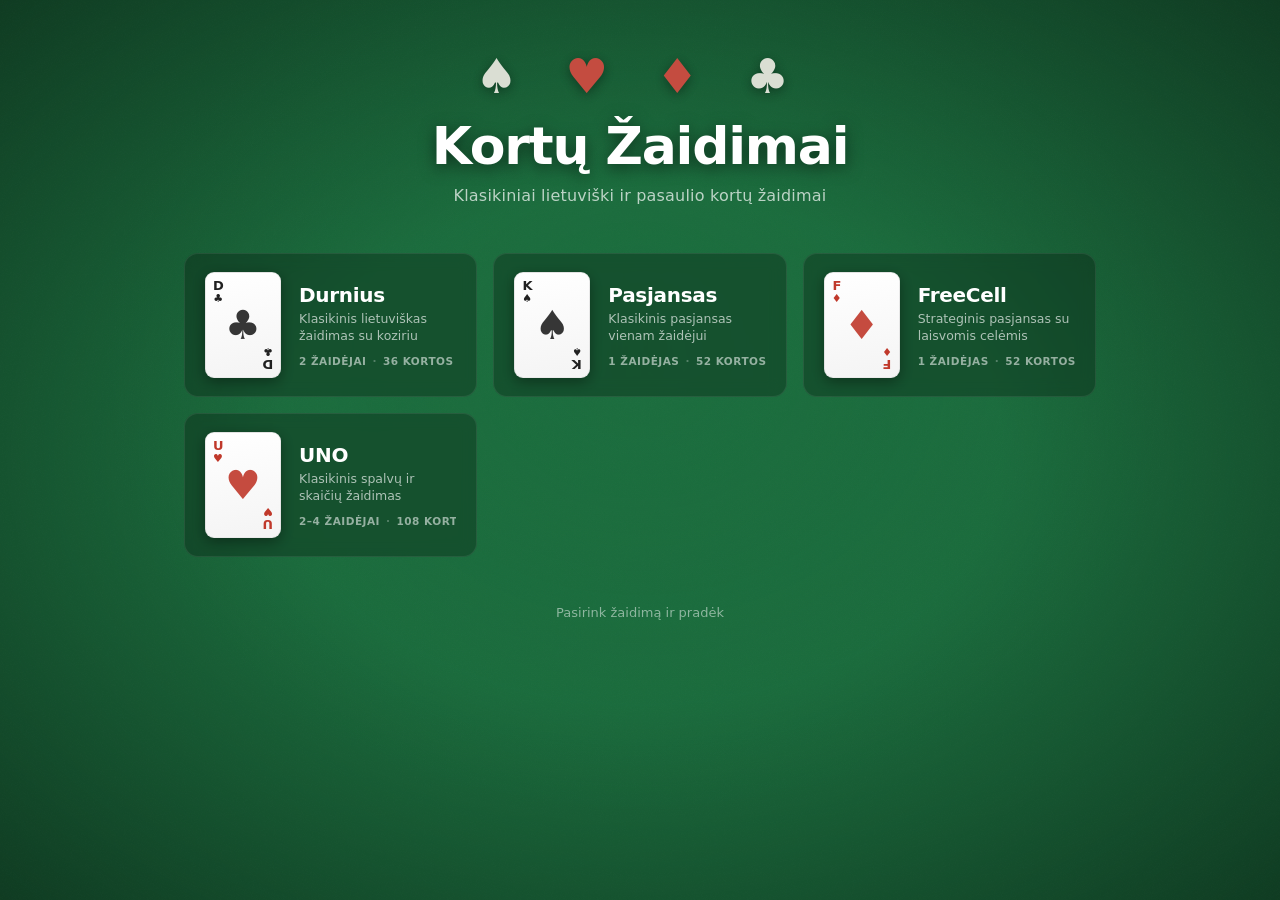
<file: index.html>
<!doctype html>
<html lang="lt">
  <head>
    <meta charset="UTF-8" />
    <meta
      name="viewport"
      content="width=device-width, initial-scale=1.0, maximum-scale=1.0, user-scalable=no"
    />
    <title>Kortų Žaidimai</title>
    <link
      rel="icon"
      href="data:image/svg+xml,<svg xmlns='http://www.w3.org/2000/svg' viewBox='0 0 100 100'><text y='.9em' font-size='90'>♠</text></svg>"
    />
    <link rel="stylesheet" href="shared.css" />
    <link rel="prefetch" href="shared.js" as="script" />
    <link rel="prefetch" href="durnius.html" />
    <link rel="prefetch" href="durnius.js" as="script" />
    <link rel="prefetch" href="klondike.html" />
    <link rel="prefetch" href="klondike.js" as="script" />
    <link rel="prefetch" href="freecell.html" />
    <link rel="prefetch" href="freecell.js" as="script" />
    <link rel="prefetch" href="uno.html" />
    <link rel="prefetch" href="uno.js" as="script" />
    <link rel="prefetch" href="uno.css" as="style" />
  </head>
  <body class="menu-body">
    <canvas id="bg"></canvas>
    <div class="felt"></div>

    <div class="menu-wrap">
      <header class="menu-hero">
        <div class="suits-row">
          <span class="suit-s">♠</span>
          <span class="suit-h">♥</span>
          <span class="suit-d">♦</span>
          <span class="suit-c">♣</span>
        </div>
        <h1>Kortų Žaidimai</h1>
        <p class="tagline">Klasikiniai lietuviški ir pasaulio kortų žaidimai</p>
      </header>

      <section class="games-grid">
        <a class="game-card" href="durnius.html">
          <div class="game-icon icon-card black">
            <span class="corner-tl"><b>D</b><i>♣</i></span>
            <span class="icon-big">♣</span>
            <span class="corner-br"><b>D</b><i>♣</i></span>
          </div>
          <div class="game-info">
            <h2>Durnius</h2>
            <p>Klasikinis lietuviškas žaidimas su koziriu</p>
            <div class="game-meta">
              <span>2 žaidėjai</span>
              <span class="sep">·</span>
              <span>36 kortos</span>
            </div>
          </div>
        </a>

        <a class="game-card" href="klondike.html">
          <div class="game-icon icon-card black">
            <span class="corner-tl"><b>K</b><i>♠</i></span>
            <span class="icon-big">♠</span>
            <span class="corner-br"><b>K</b><i>♠</i></span>
          </div>
          <div class="game-info">
            <h2>Pasjansas</h2>
            <p>Klasikinis pasjansas vienam žaidėjui</p>
            <div class="game-meta">
              <span>1 žaidėjas</span>
              <span class="sep">·</span>
              <span>52 kortos</span>
            </div>
          </div>
        </a>

        <a class="game-card" href="freecell.html">
          <div class="game-icon icon-card red">
            <span class="corner-tl"><b>F</b><i>♦</i></span>
            <span class="icon-big">♦</span>
            <span class="corner-br"><b>F</b><i>♦</i></span>
          </div>
          <div class="game-info">
            <h2>FreeCell</h2>
            <p>Strateginis pasjansas su laisvomis celėmis</p>
            <div class="game-meta">
              <span>1 žaidėjas</span>
              <span class="sep">·</span>
              <span>52 kortos</span>
            </div>
          </div>
        </a>

        <a class="game-card" href="uno.html">
          <div class="game-icon icon-card red">
            <span class="corner-tl"><b>U</b><i>♥</i></span>
            <span class="icon-big">♥</span>
            <span class="corner-br"><b>U</b><i>♥</i></span>
          </div>
          <div class="game-info">
            <h2>UNO</h2>
            <p>Klasikinis spalvų ir skaičių žaidimas</p>
            <div class="game-meta">
              <span>2–4 žaidėjai</span>
              <span class="sep">·</span>
              <span>108 kortos</span>
            </div>
          </div>
        </a>
      </section>

      <footer class="menu-footer">
        <p>Pasirink žaidimą ir pradėk</p>
      </footer>
    </div>
  </body>
</html>
</file>
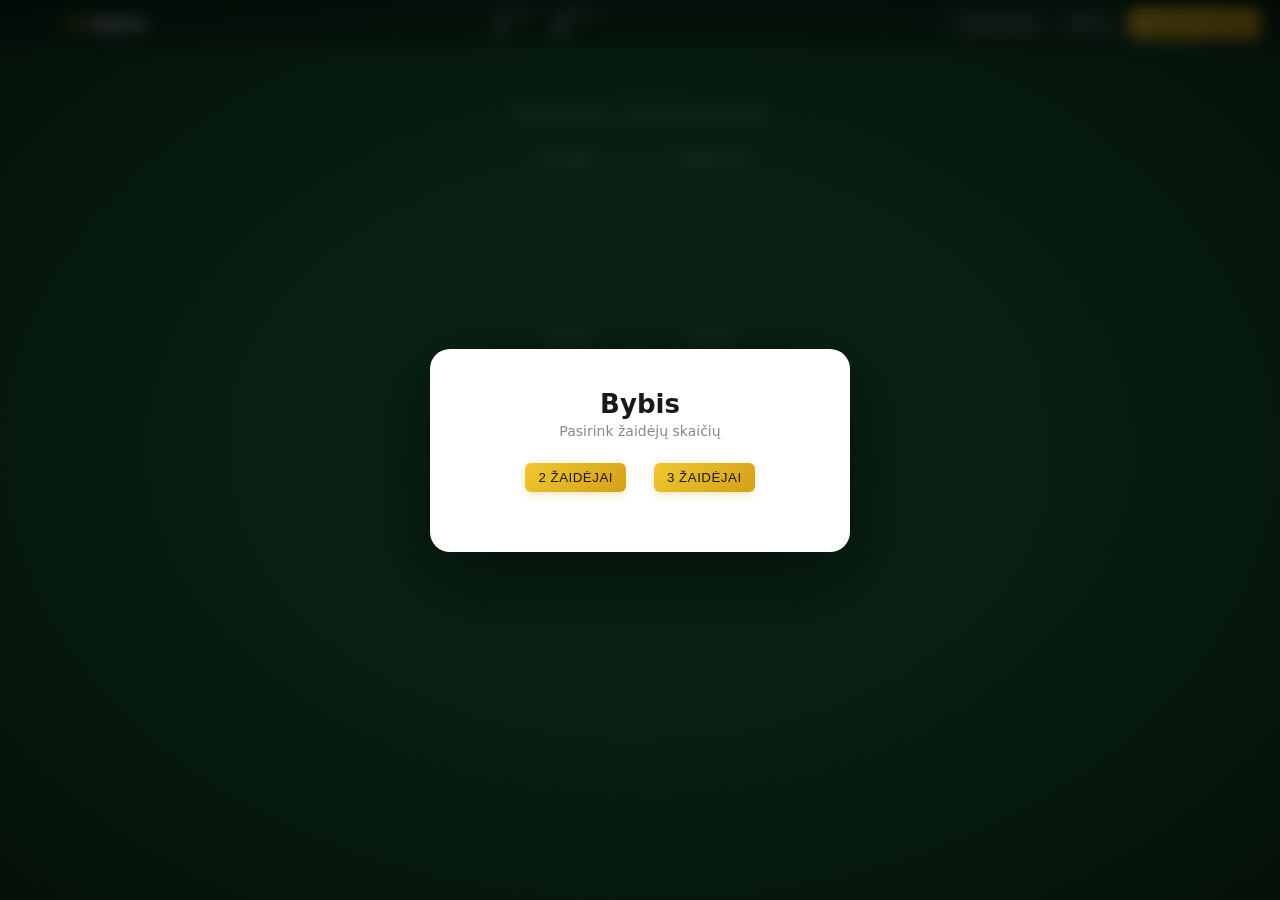
<file: bybis.html>
<!doctype html>
<html lang="lt">
  <head>
    <meta charset="UTF-8" />
    <meta
      name="viewport"
      content="width=device-width, initial-scale=1.0, maximum-scale=1.0, user-scalable=no"
    />
    <title>Bybis — Kortų Žaidimai</title>
    <link
      rel="icon"
      href="data:image/svg+xml,<svg xmlns='http://www.w3.org/2000/svg' viewBox='0 0 100 100'><text y='.9em' font-size='90'>♠</text></svg>"
    />
    <link rel="stylesheet" href="shared.css" />
  </head>
  <body>
    <canvas id="bg"></canvas>
    <div class="felt"></div>

    <div class="hdr">
      <div class="logo">
        <a href="index.html" class="home-link">←</a>
        <i>♣</i> Bybis
      </div>
      <div class="stats">
        <div class="st">Ratas<b id="roundNum">1</b></div>
        <div class="st">Ėjimas<b id="turnNum">0</b></div>
      </div>
      <div class="ctrls">
        <button class="btn" id="rulesBtn">Taisyklės</button>
        <button class="btn" id="drawBtn">Imti 3</button>
        <button class="btn gold" id="newBtn">Naujas ratas</button>
      </div>
    </div>

    <div class="bybis-table">
      <div class="opponents" id="opponents"></div>

      <div class="message-log" id="msgLog">Pradėk žaidimą — pasirink žaidėjų skaičių</div>

      <div class="center-area">
        <div class="stock-area">
          <div class="label">Kaladė</div>
          <div class="stock-pile" id="stockPile"></div>
          <div class="pile-count" id="stockCount">0 kortų</div>
        </div>
        <div class="pile-area">
          <div class="label">Išmestos</div>
          <div class="discard-pile" id="discardPile"></div>
          <div class="pile-count" id="discardCount">0 kortų</div>
        </div>
      </div>

      <div class="player-area">
        <div class="player-label">
          Tavo ranka <span id="yourLetters" class="letters"></span>
        </div>
        <div class="player-hand" id="playerHand"></div>
        <div class="action-bar">
          <button class="btn" id="playBtn" style="display: none;">Mesti pasirinktas</button>
        </div>
      </div>
    </div>

    <div class="overlay" id="setupOverlay">
      <div class="modal">
        <h2>Bybis</h2>
        <p>Pasirink žaidėjų skaičių</p>
        <div class="fstats" style="margin-bottom: 20px;">
          <button class="btn gold player-choice" data-players="2">2 žaidėjai</button>
          <button class="btn gold player-choice" data-players="3">3 žaidėjai</button>
        </div>
      </div>
    </div>

    <div class="overlay" id="rulesOverlay">
      <div class="modal">
        <h2>Taisyklės</h2>
        <div class="rules-panel" style="background: transparent; padding: 0; text-align: left;">
          <ul>
            <li>24 kortos (9, 10, J, Q, K, A × 4 rūšys)</li>
            <li>Kiekvienam dalinama po 6 kortas</li>
            <li>Pradeda nuo 9 — pirma korta ant stalo visada 9-akė</li>
            <li>Eilės tvarka: dedi kortą <b>≥</b> viršuje gulinčios (ta pati vertė arba aukštesnė)</li>
            <li>Negali mest? Imi <b>3 kortas</b> iš kaladės (arba iš išmestųjų, jei kaladė tuščia)</li>
            <li><b>4+1:</b> Gali mest 4 vienodas + 1 bet kokią ≥ vienu ėjimu</li>
            <li><b>+3:</b> Prie vienos kortos ant stalo gali pridėt dar 3 tokios pačios vertės (tos pačios rankos ėjime)</li>
            <li>Kas lieka paskutinis su kortomis — gauna raidę iš <b>B-Y-B-I-S</b></li>
            <li>Kas surenka visą žodį — pralaimi galutinai (tapo „bybiu")</li>
          </ul>
        </div>
        <button
          class="btn gold"
          onclick="document.getElementById('rulesOverlay').classList.remove('show')"
        >
          Uždaryti
        </button>
      </div>
    </div>

    <div class="overlay" id="roundOverlay">
      <div class="modal">
        <h2 id="roundTitle">Ratas baigtas!</h2>
        <p id="roundMsg"></p>
        <div class="fstats" id="roundStats"></div>
        <button class="btn gold" id="nextRoundBtn">Sekantis ratas</button>
      </div>
    </div>

    <div class="overlay" id="gameOverOverlay">
      <div class="modal">
        <h2 id="gameOverTitle">Žaidimas baigtas</h2>
        <p id="gameOverMsg"></p>
        <button class="btn gold" id="restartBtn">Iš naujo</button>
      </div>
    </div>

    <script src="shared.js"></script>
    <script src="bybis.js"></script>
  </body>
</html>
</file>
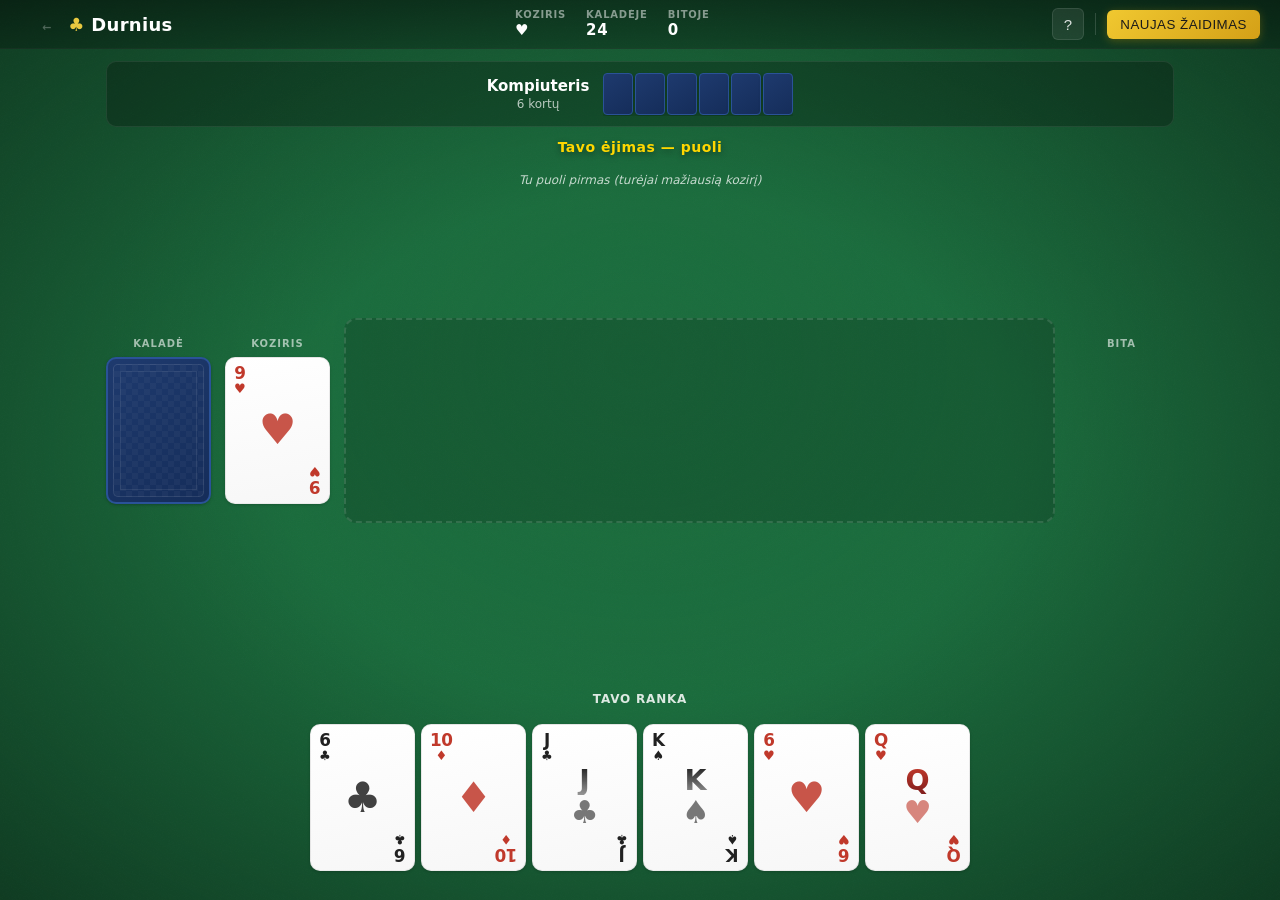
<file: durnius.html>
<!doctype html>
<html lang="lt">
  <head>
    <meta charset="UTF-8" />
    <meta
      name="viewport"
      content="width=device-width, initial-scale=1.0, maximum-scale=1.0, user-scalable=no"
    />
    <title>Durnius — Kortų Žaidimai</title>
    <link
      rel="icon"
      href="data:image/svg+xml,<svg xmlns='http://www.w3.org/2000/svg' viewBox='0 0 100 100'><text y='.9em' font-size='90'>♠</text></svg>"
    />
    <link rel="stylesheet" href="shared.css" />
    <link rel="prefetch" href="index.html" />
  </head>
  <body>
    <canvas id="bg"></canvas>
    <div class="felt"></div>

    <div class="hdr">
      <div class="logo">
        <a href="index.html" class="home-link">←</a>
        <i>♣</i> Durnius
      </div>
      <div class="stats">
        <div class="st">Koziris<b id="trumpSuit">—</b></div>
        <div class="st">Kaladėje<b id="deckCount">36</b></div>
        <div class="st">Bitoje<b id="discardCount">0</b></div>
      </div>
      <div class="ctrls">
        <button class="btn icon-btn" id="rulesBtn" title="Taisyklės" aria-label="Taisyklės">?</button>
        <div class="ctrl-divider"></div>
        <button class="btn gold" id="newBtn">Naujas žaidimas</button>
      </div>
    </div>

    <div class="durnius-table">
      <div class="opponents-row" id="opponentsRow"></div>

      <div class="turn-indicator" id="turnIndicator">Tavo ėjimas</div>
      <div class="message-log" id="msgLog"></div>

      <div class="table-area">
        <div class="deck-area">
          <div class="deck-stack">
            <div class="deck-label">Kaladė</div>
            <div class="deck-pile" id="deckPile"></div>
          </div>
          <div class="deck-stack">
            <div class="deck-label">Koziris</div>
            <div class="trump-card" id="trumpCard"></div>
          </div>
        </div>

        <div class="battlefield" id="battlefield"></div>

        <div class="discard-area">
          <div class="deck-stack">
            <div class="deck-label">Bita</div>
            <div class="discard-stack" id="discardStack"></div>
          </div>
        </div>
      </div>

      <div class="action-bar">
        <button class="btn" id="takeBtn" style="display:none;">Imti kortas</button>
        <button class="btn gold" id="forwardBtn" style="display:none;">Permesti</button>
        <button class="btn gold" id="bitaBtn" style="display:none;">Bita</button>
      </div>

      <div class="player-area">
        <div class="player-label">Tavo ranka</div>
        <div class="player-hand" id="playerHand"></div>
      </div>
    </div>

    <div class="overlay" id="rulesOverlay">
      <div class="modal modal-wide">
        <h2>Durniaus taisyklės</h2>
        <div class="rules-content">
          <ul>
            <li>36 kortos (6–A × 4 rūšys), 2–4 žaidėjai po 6 kortas</li>
            <li>Paskutinė kaladės korta apverčiama — jos rūšis yra <b>koziris</b></li>
            <li>Pradeda tas, kas turi žemiausią kozirį</li>
            <li><b>Puolėjas</b> meta kortą — <b>gynėjas</b> turi ją „mušt":
              <ul>
                <li>Ta pačia rūšim, aukštesne verte, arba</li>
                <li>Bet kokiu koziriu (jei puolama ne koziriu)</li>
                <li>Jei puolama koziriu — reikia aukštesnio kozirio</li>
              </ul>
            </li>
            <li><b>Permetimas</b>: jei dar nieko nebuvo mušta, gynėjas gali permest puolimą kitam žaidėjui — mesdamas tos pačios vertės kortą (jei kitas turi pakankamai kortų rankoje)</li>
            <li>Po gynėjo ėjimo kiti žaidėjai (ne gynėjas) gali pridėt kortų — bet tik tokios vertės, kuri jau guli ant stalo</li>
            <li>Maksimaliai 6 kortų poros per vieną ratą, negali viršyt gynėjo turimų kortų</li>
            <li>Jei gynėjas sumuša visas — kortos keliauja į <b>bitą</b> (iš žaidimo)</li>
            <li>Jei gynėjas neįstengia — ima visas kortas į ranką ir praleidžia ėjimą</li>
            <li>Po rato visi žaidėjai dasideda kortų iš kaladės iki 6</li>
            <li>Kai kaladė baigiasi — toliau žaidžiama be dasidėjimo</li>
            <li><b>Durnius</b> — tas, kas lieka paskutinis su kortomis rankoje</li>
          </ul>
        </div>
        <button
          class="btn gold"
          onclick="document.getElementById('rulesOverlay').classList.remove('show')"
        >
          Uždaryti
        </button>
      </div>
    </div>

    <div class="overlay" id="playersOverlay">
      <div class="modal">
        <h2>Naujas žaidimas</h2>
        <p>Kiek žaidėjų?</p>
        <div class="player-count-picker">
          <button class="btn player-count-btn" data-count="2">2 žaidėjai</button>
          <button class="btn player-count-btn" data-count="3">3 žaidėjai</button>
          <button class="btn player-count-btn" data-count="4">4 žaidėjai</button>
        </div>
        <button
          class="btn"
          id="playersCancelBtn"
          style="margin-top: 16px; background: #f5f5f5; color: #666;"
        >
          Atšaukti
        </button>
      </div>
    </div>

    <div class="overlay" id="gameOverOverlay">
      <div class="modal">
        <h2 id="gameOverTitle">Žaidimas baigtas</h2>
        <p id="gameOverMsg"></p>
        <button class="btn gold" id="restartBtn">Žaisti dar</button>
      </div>
    </div>

    <script src="shared.js"></script>
    <script src="durnius.js"></script>
  </body>
</html>
</file>
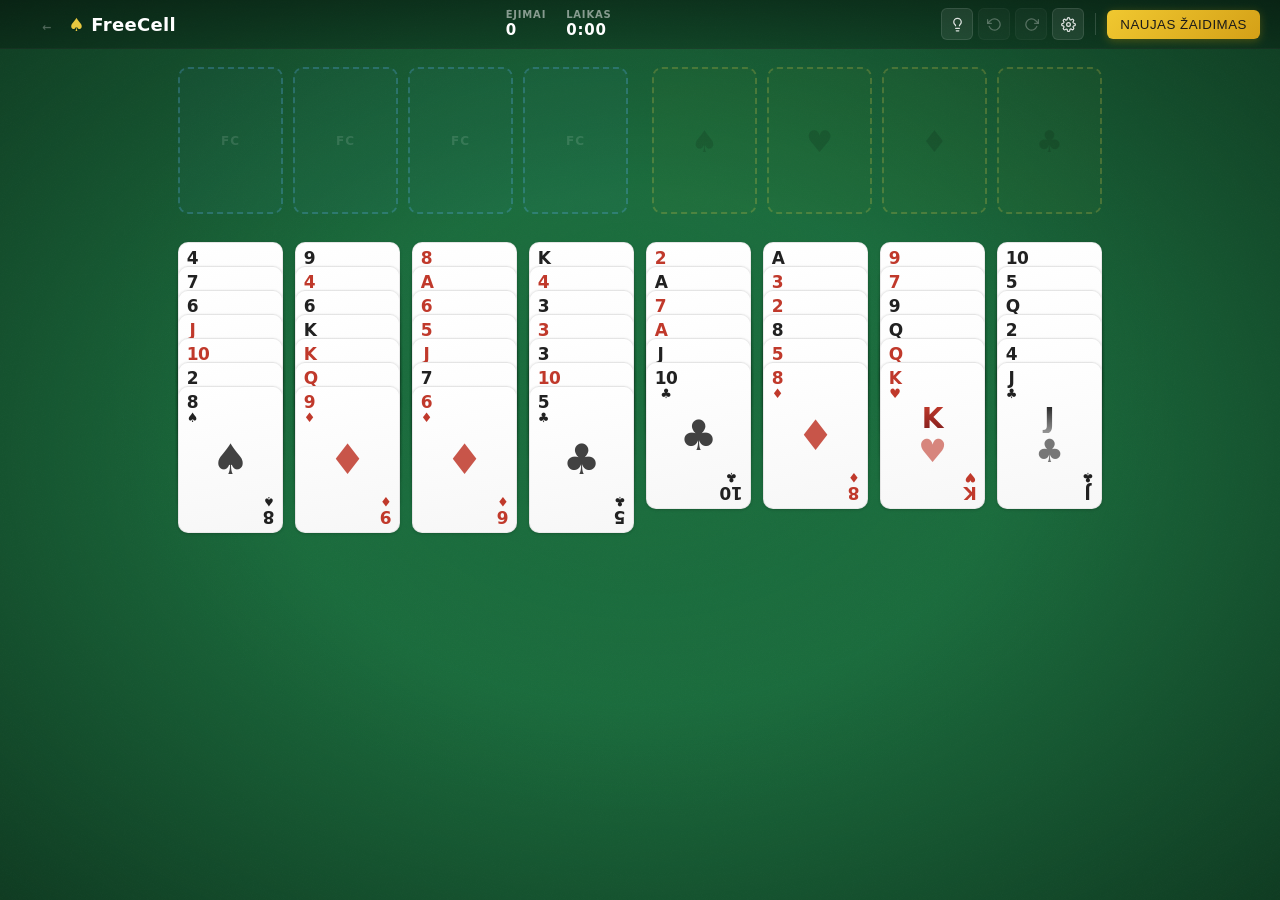
<file: freecell.html>
<!doctype html>
<html lang="en">
  <head>
    <meta charset="UTF-8" />
    <meta
      name="viewport"
      content="width=device-width, initial-scale=1.0, maximum-scale=1.0, user-scalable=no"
    />
    <title>FreeCell — Kortų Žaidimai</title>
    <link
      rel="icon"
      href="data:image/svg+xml,<svg xmlns='http://www.w3.org/2000/svg' viewBox='0 0 100 100'><text y='.9em' font-size='90'>♠</text></svg>"
    />
    <link rel="stylesheet" href="shared.css" />
    <link rel="prefetch" href="index.html" />
    <style>
      .top-left {
        gap: 10px;
      }
      .top-right {
        gap: 10px;
      }
    </style>
  </head>
  <body>
    <canvas id="bg"></canvas>
    <div class="felt"></div>
    <canvas id="winCanvas"></canvas>

    <div class="hdr">
      <div class="logo">
        <a href="index.html" class="home-link">←</a>
        <i>♠</i> FreeCell
      </div>
      <div class="stats">
        <div class="st">Ėjimai<b id="moves">0</b></div>
        <div class="st">Laikas<b id="timer">0:00</b></div>
      </div>
      <div class="ctrls">
        <button class="btn icon-btn" id="hintBtn" title="Užuomina" aria-label="Užuomina"><svg viewBox="0 0 24 24" fill="none" stroke="currentColor" stroke-width="2" stroke-linecap="round" stroke-linejoin="round"><path d="M9 18h6"/><path d="M10 22h4"/><path d="M15.09 14c.18-.98.65-1.74 1.41-2.5A4.65 4.65 0 0 0 18 8 6 6 0 0 0 6 8c0 1 .23 2.23 1.5 3.5A4.61 4.61 0 0 1 8.91 14"/></svg></button>
        <button class="btn icon-btn" id="undoBtn" title="Atšaukti" aria-label="Atšaukti"><svg viewBox="0 0 24 24" fill="none" stroke="currentColor" stroke-width="2" stroke-linecap="round" stroke-linejoin="round"><polyline points="1 4 1 10 7 10"/><path d="M3.51 15a9 9 0 1 0 2.13-9.36L1 10"/></svg></button>
        <button class="btn icon-btn" id="redoBtn" title="Pakartoti" aria-label="Pakartoti"><svg viewBox="0 0 24 24" fill="none" stroke="currentColor" stroke-width="2" stroke-linecap="round" stroke-linejoin="round"><polyline points="23 4 23 10 17 10"/><path d="M20.49 15a9 9 0 1 1-2.12-9.36L23 10"/></svg></button>
        <button class="btn icon-btn" id="settingsBtn" title="Nustatymai" aria-label="Nustatymai"><svg viewBox="0 0 24 24" fill="none" stroke="currentColor" stroke-width="2" stroke-linecap="round" stroke-linejoin="round"><circle cx="12" cy="12" r="3"/><path d="M19.4 15a1.65 1.65 0 0 0 .33 1.82l.06.06a2 2 0 0 1-2.83 2.83l-.06-.06a1.65 1.65 0 0 0-1.82-.33 1.65 1.65 0 0 0-1 1.51V21a2 2 0 0 1-4 0v-.09A1.65 1.65 0 0 0 9 19.4a1.65 1.65 0 0 0-1.82.33l-.06.06a2 2 0 0 1-2.83-2.83l.06-.06a1.65 1.65 0 0 0 .33-1.82 1.65 1.65 0 0 0-1.51-1H3a2 2 0 0 1 0-4h.09A1.65 1.65 0 0 0 4.6 9a1.65 1.65 0 0 0-.33-1.82l-.06-.06a2 2 0 0 1 2.83-2.83l.06.06a1.65 1.65 0 0 0 1.82.33H9a1.65 1.65 0 0 0 1-1.51V3a2 2 0 0 1 4 0v.09a1.65 1.65 0 0 0 1 1.51 1.65 1.65 0 0 0 1.82-.33l.06-.06a2 2 0 0 1 2.83 2.83l-.06.06a1.65 1.65 0 0 0-.33 1.82V9a1.65 1.65 0 0 0 1.51 1H21a2 2 0 0 1 0 4h-.09a1.65 1.65 0 0 0-1.51 1z"/></svg></button>
        <div class="ctrl-divider"></div>
        <button class="btn gold" id="newBtn">Naujas žaidimas</button>
      </div>
    </div>

    <div class="game" id="game">
      <div class="top-row">
        <div class="top-left">
          <div class="slot freecell-slot" id="c0"></div>
          <div class="slot freecell-slot" id="c1"></div>
          <div class="slot freecell-slot" id="c2"></div>
          <div class="slot freecell-slot" id="c3"></div>
        </div>
        <div class="top-right">
          <div class="slot foundation" id="f0" data-suit="♠"></div>
          <div class="slot foundation" id="f1" data-suit="♥"></div>
          <div class="slot foundation" id="f2" data-suit="♦"></div>
          <div class="slot foundation" id="f3" data-suit="♣"></div>
        </div>
      </div>
      <div class="tableau">
        <div class="pile" id="p0"></div>
        <div class="pile" id="p1"></div>
        <div class="pile" id="p2"></div>
        <div class="pile" id="p3"></div>
        <div class="pile" id="p4"></div>
        <div class="pile" id="p5"></div>
        <div class="pile" id="p6"></div>
        <div class="pile" id="p7"></div>
      </div>
    </div>

    <div class="auto-banner" id="autoBanner">
      Visos kortos išdėliotos!
      <button class="btn gold" id="autoBtn">Užbaigti automatiškai</button>
    </div>
    <div class="auto-banner" id="stuckBanner">
      Nebeliko ėjimų.
      <button class="btn gold" id="stuckNewBtn">Naujas žaidimas</button>
    </div>

    <div class="overlay" id="winOverlay">
      <div class="modal">
        <h2>Laimėjai!</h2>
        <p>FreeCell įveiktas.</p>
        <div class="fstats">
          <div class="fst">
            <div class="v" id="fMoves">0</div>
            <div class="l">Ėjimai</div>
          </div>
          <div class="fst">
            <div class="v" id="fTime">0:00</div>
            <div class="l">Laikas</div>
          </div>
        </div>
        <button
          class="btn gold"
          style="font-size: 14px; padding: 11px 30px"
          id="playAgainBtn"
        >
          Žaisti dar
        </button>
      </div>
    </div>

    <script src="shared.js"></script>
    <script src="freecell.js"></script>
  </body>
</html>
</file>
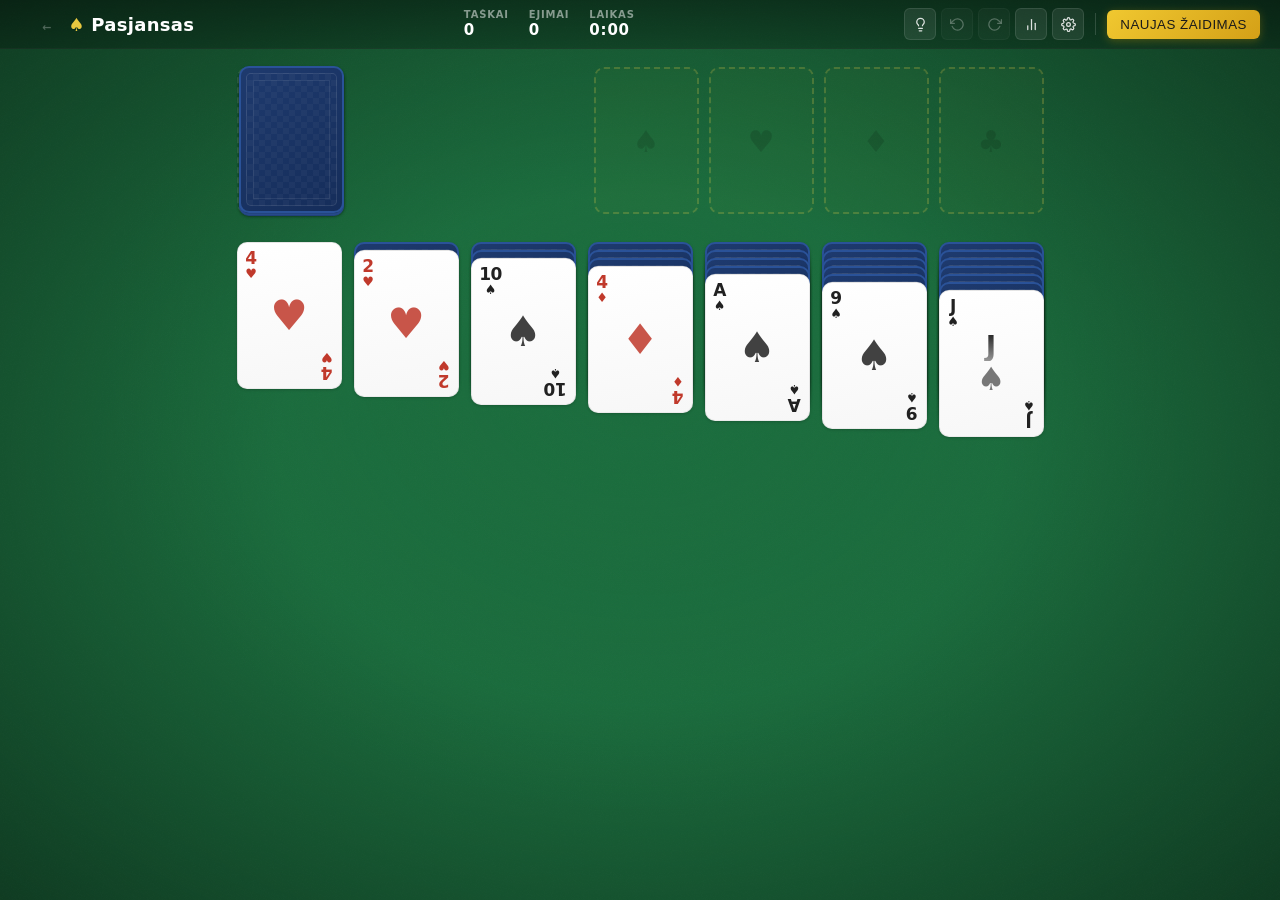
<file: klondike.html>
<!doctype html>
<html lang="en">
  <head>
    <meta charset="UTF-8" />
    <meta
      name="viewport"
      content="width=device-width, initial-scale=1.0, maximum-scale=1.0, user-scalable=no"
    />
    <title>Pasjansas — Kortų Žaidimai</title>
    <link
      rel="icon"
      href="data:image/svg+xml,<svg xmlns='http://www.w3.org/2000/svg' viewBox='0 0 100 100'><text y='.9em' font-size='90'>♠</text></svg>"
    />
    <link rel="stylesheet" href="shared.css" />
    <link rel="prefetch" href="index.html" />
  </head>
  <body>
    <canvas id="bg"></canvas>
    <div class="felt"></div>
    <canvas id="winCanvas"></canvas>

    <div class="hdr">
      <div class="logo">
        <a href="index.html" class="home-link">←</a>
        <i>♠</i> Pasjansas
      </div>
      <div class="stats">
        <div class="st">Taškai<b id="score">0</b></div>
        <div class="st">Ėjimai<b id="moves">0</b></div>
        <div class="st">Laikas<b id="timer">0:00</b></div>
      </div>
      <div class="ctrls">
        <button class="btn icon-btn" id="hintBtn" title="Užuomina" aria-label="Užuomina"><svg viewBox="0 0 24 24" fill="none" stroke="currentColor" stroke-width="2" stroke-linecap="round" stroke-linejoin="round"><path d="M9 18h6"/><path d="M10 22h4"/><path d="M15.09 14c.18-.98.65-1.74 1.41-2.5A4.65 4.65 0 0 0 18 8 6 6 0 0 0 6 8c0 1 .23 2.23 1.5 3.5A4.61 4.61 0 0 1 8.91 14"/></svg></button>
        <button class="btn icon-btn" id="undoBtn" title="Atšaukti" aria-label="Atšaukti"><svg viewBox="0 0 24 24" fill="none" stroke="currentColor" stroke-width="2" stroke-linecap="round" stroke-linejoin="round"><polyline points="1 4 1 10 7 10"/><path d="M3.51 15a9 9 0 1 0 2.13-9.36L1 10"/></svg></button>
        <button class="btn icon-btn" id="redoBtn" title="Pakartoti" aria-label="Pakartoti"><svg viewBox="0 0 24 24" fill="none" stroke="currentColor" stroke-width="2" stroke-linecap="round" stroke-linejoin="round"><polyline points="23 4 23 10 17 10"/><path d="M20.49 15a9 9 0 1 1-2.12-9.36L23 10"/></svg></button>
        <button class="btn icon-btn" id="statsBtn" title="Statistika" aria-label="Statistika"><svg viewBox="0 0 24 24" fill="none" stroke="currentColor" stroke-width="2" stroke-linecap="round" stroke-linejoin="round"><line x1="18" y1="20" x2="18" y2="10"/><line x1="12" y1="20" x2="12" y2="4"/><line x1="6" y1="20" x2="6" y2="14"/></svg></button>
        <button class="btn icon-btn" id="settingsBtn" title="Nustatymai" aria-label="Nustatymai"><svg viewBox="0 0 24 24" fill="none" stroke="currentColor" stroke-width="2" stroke-linecap="round" stroke-linejoin="round"><circle cx="12" cy="12" r="3"/><path d="M19.4 15a1.65 1.65 0 0 0 .33 1.82l.06.06a2 2 0 0 1-2.83 2.83l-.06-.06a1.65 1.65 0 0 0-1.82-.33 1.65 1.65 0 0 0-1 1.51V21a2 2 0 0 1-4 0v-.09A1.65 1.65 0 0 0 9 19.4a1.65 1.65 0 0 0-1.82.33l-.06.06a2 2 0 0 1-2.83-2.83l.06-.06a1.65 1.65 0 0 0 .33-1.82 1.65 1.65 0 0 0-1.51-1H3a2 2 0 0 1 0-4h.09A1.65 1.65 0 0 0 4.6 9a1.65 1.65 0 0 0-.33-1.82l-.06-.06a2 2 0 0 1 2.83-2.83l.06.06a1.65 1.65 0 0 0 1.82.33H9a1.65 1.65 0 0 0 1-1.51V3a2 2 0 0 1 4 0v.09a1.65 1.65 0 0 0 1 1.51 1.65 1.65 0 0 0 1.82-.33l.06-.06a2 2 0 0 1 2.83 2.83l-.06.06a1.65 1.65 0 0 0-.33 1.82V9a1.65 1.65 0 0 0 1.51 1H21a2 2 0 0 1 0 4h-.09a1.65 1.65 0 0 0-1.51 1z"/></svg></button>
        <div class="ctrl-divider"></div>
        <button class="btn gold" id="newBtn">Naujas žaidimas</button>
      </div>
    </div>

    <div class="game" id="game">
      <div class="top-row">
        <div class="top-left">
          <div class="slot stock" id="stock"></div>
          <div class="waste" id="waste"></div>
        </div>
        <div class="top-right">
          <div class="slot foundation" id="f0" data-suit="♠"></div>
          <div class="slot foundation" id="f1" data-suit="♥"></div>
          <div class="slot foundation" id="f2" data-suit="♦"></div>
          <div class="slot foundation" id="f3" data-suit="♣"></div>
        </div>
      </div>
      <div class="tableau">
        <div class="pile" id="p0"></div>
        <div class="pile" id="p1"></div>
        <div class="pile" id="p2"></div>
        <div class="pile" id="p3"></div>
        <div class="pile" id="p4"></div>
        <div class="pile" id="p5"></div>
        <div class="pile" id="p6"></div>
      </div>
    </div>

    <div class="auto-banner" id="autoBanner">
      Visos kortos atvertos!
      <button class="btn gold" id="autoBtn">Užbaigti automatiškai</button>
    </div>
    <div class="auto-banner" id="stuckBanner">
      Nebeliko ėjimų.
      <button class="btn gold" id="stuckNewBtn">Naujas žaidimas</button>
    </div>

    <div class="overlay" id="winOverlay">
      <div class="modal">
        <h2>Laimėjai!</h2>
        <p>Puikus žaidimas. Štai tavo statistika.</p>
        <div class="fstats">
          <div class="fst">
            <div class="v" id="fScore">0</div>
            <div class="l">Taškai</div>
          </div>
          <div class="fst">
            <div class="v" id="fMoves">0</div>
            <div class="l">Ėjimai</div>
          </div>
          <div class="fst">
            <div class="v" id="fTime">0:00</div>
            <div class="l">Laikas</div>
          </div>
        </div>
        <div class="fstats" style="opacity: 0.55; margin-top: -10px">
          <div class="fst">
            <div class="v" id="fWins" style="font-size: 18px">0</div>
            <div class="l">Viso pergalių</div>
          </div>
          <div class="fst">
            <div class="v" id="fBest" style="font-size: 18px">0</div>
            <div class="l">Geriausias rezultatas</div>
          </div>
          <div class="fst">
            <div class="v" id="fStreak" style="font-size: 18px">0</div>
            <div class="l">Pergalių serija</div>
          </div>
        </div>
        <button
          class="btn gold"
          style="font-size: 14px; padding: 11px 30px"
          id="playAgainBtn"
        >
          Žaisti dar
        </button>
      </div>
    </div>

    <div class="overlay" id="statsOverlay">
      <div class="modal">
        <h2>Statistika</h2>
        <p>Tavo viso laiko rezultatai.</p>
        <div class="stats-grid" id="statsGrid"></div>
        <button
          class="btn gold"
          onclick="
            document.getElementById('statsOverlay').classList.remove('show')
          "
        >
          Uždaryti
        </button>
      </div>
    </div>

    <script src="shared.js"></script>
    <script src="klondike.js"></script>
  </body>
</html>
</file>
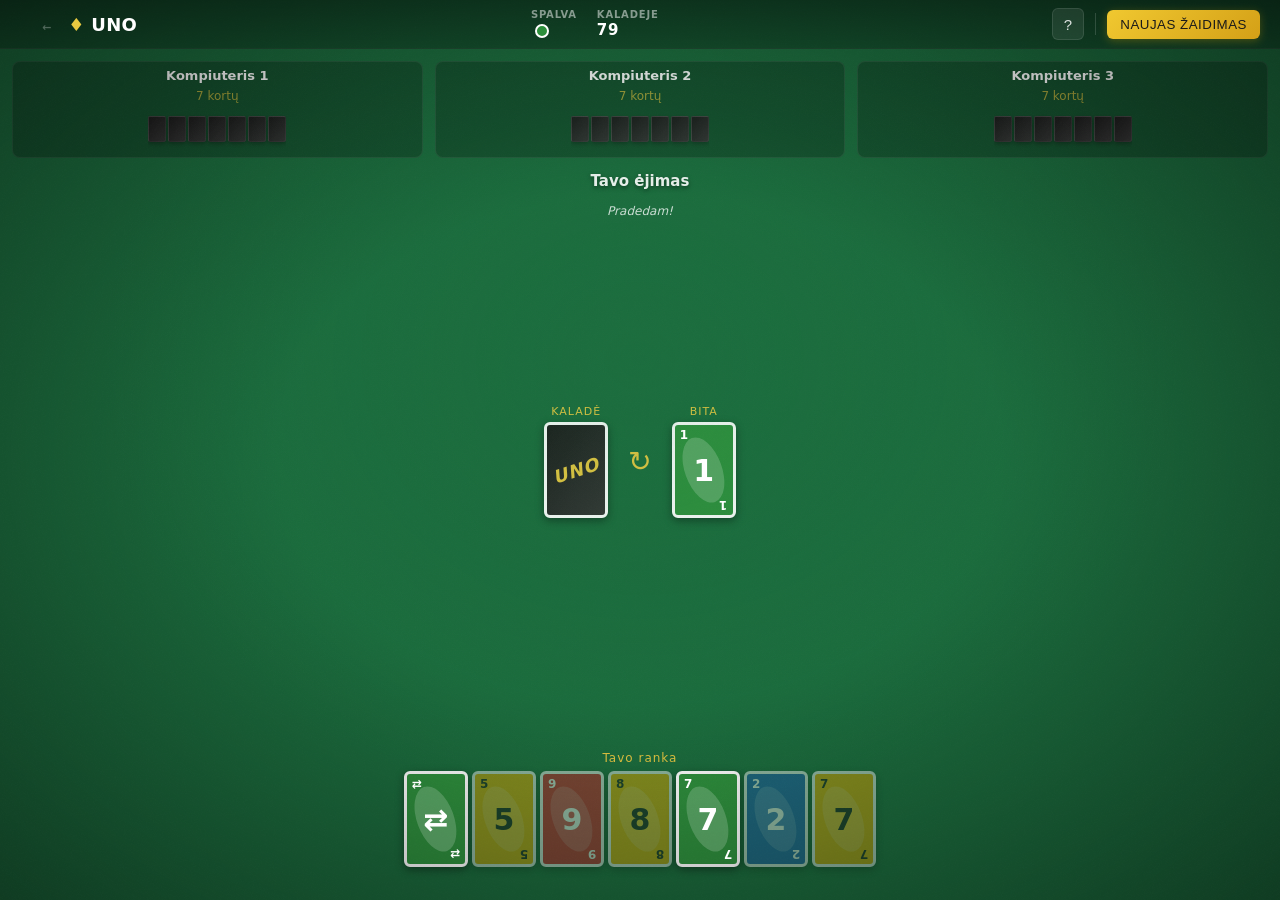
<file: uno.html>
<!doctype html>
<html lang="lt">
  <head>
    <meta charset="UTF-8" />
    <meta
      name="viewport"
      content="width=device-width, initial-scale=1.0, maximum-scale=1.0, user-scalable=no"
    />
    <title>UNO — Kortų Žaidimai</title>
    <link
      rel="icon"
      href="data:image/svg+xml,<svg xmlns='http://www.w3.org/2000/svg' viewBox='0 0 100 100'><text y='.9em' font-size='90'>♠</text></svg>"
    />
    <link rel="stylesheet" href="shared.css" />
    <link rel="stylesheet" href="uno.css" />
    <link rel="prefetch" href="index.html" />
  </head>
  <body>
    <canvas id="bg"></canvas>
    <div class="felt"></div>

    <div class="hdr">
      <div class="logo">
        <a href="index.html" class="home-link">←</a>
        <i>♦</i> UNO
      </div>
      <div class="stats">
        <div class="st">Spalva<b id="currentColor"><span class="uno-current-color"></span></b></div>
        <div class="st">Kaladėje<b id="deckCount">0</b></div>
      </div>
      <div class="ctrls">
        <button class="btn icon-btn" id="rulesBtn" title="Taisyklės" aria-label="Taisyklės">?</button>
        <div class="ctrl-divider"></div>
        <button class="btn gold" id="newBtn">Naujas žaidimas</button>
      </div>
    </div>

    <div class="uno-table">
      <div class="opponents-row" id="opponentsRow"></div>

      <div class="uno-turn-indicator" id="turnIndicator">Tavo ėjimas</div>
      <div class="uno-message-log" id="msgLog"></div>

      <div class="uno-center-area">
        <div class="uno-pile">
          <div class="uno-pile-label">Kaladė</div>
          <div class="uno-deck-pile" id="deckPile"></div>
        </div>
        <div class="uno-direction" id="directionArrow">↻</div>
        <div class="uno-pile">
          <div class="uno-pile-label">Bita</div>
          <div class="uno-discard-pile" id="discardPile"></div>
        </div>
      </div>

      <div class="uno-action-bar">
        <button class="btn uno-btn-uno" id="unoBtn" style="display:none;">UNO!</button>
        <button class="btn" id="passBtn" style="display:none;">Praleisti</button>
      </div>

      <div class="uno-player-area">
        <div class="uno-player-label">Tavo ranka</div>
        <div class="uno-player-hand" id="playerHand"></div>
      </div>
    </div>

    <div class="overlay" id="rulesOverlay">
      <div class="modal modal-wide">
        <h2>UNO taisyklės</h2>
        <div class="rules-content">
          <ul>
            <li>108 kortos: 4 spalvos (raudona, geltona, žalia, mėlyna) × (0, 1–9, +2, Skip, Reverse) + 4 Wild + 4 Wild+4</li>
            <li>Kiekvienas žaidėjas pradeda su 7 kortomis</li>
            <li>Mesk kortą tos pačios <b>spalvos</b> arba tos pačios <b>vertės</b> kaip viršutinė bitos korta</li>
            <li><b>Wild</b> — bet kada, pasirink naują spalvą</li>
            <li><b>Wild +4</b> — kitas žaidėjas ima 4 kortas ir praleidžia, pasirink spalvą</li>
            <li><b>+2</b> — kitas žaidėjas ima 2 kortas ir praleidžia</li>
            <li><b>Skip</b> — kitas žaidėjas praleidžia ėjimą</li>
            <li><b>Reverse</b> — pakeičia ėjimo kryptį</li>
            <li>Jei neturi tinkamos kortos, imi vieną iš kaladės. Jei ji tinkama — gali iškart mesti</li>
            <li>Kai lieka <b>1 korta</b>, privalai paspaust „UNO!" mygtuką. Jei pamirši — gausi <b>+2 kortas</b></li>
            <li>Laimi tas, kas pirmas atsikrato visų kortų</li>
          </ul>
        </div>
        <button
          class="btn gold"
          onclick="document.getElementById('rulesOverlay').classList.remove('show')"
        >
          Uždaryti
        </button>
      </div>
    </div>

    <div class="overlay" id="playersOverlay">
      <div class="modal">
        <h2>Naujas žaidimas</h2>
        <p>Kiek žaidėjų?</p>
        <div class="player-count-picker">
          <button class="btn player-count-btn" data-count="2">2 žaidėjai</button>
          <button class="btn player-count-btn" data-count="3">3 žaidėjai</button>
          <button class="btn player-count-btn" data-count="4">4 žaidėjai</button>
        </div>
        <button
          class="btn"
          id="playersCancelBtn"
          style="margin-top: 16px; background: #f5f5f5; color: #666;"
        >
          Atšaukti
        </button>
      </div>
    </div>

    <div class="overlay" id="colorOverlay">
      <div class="modal">
        <h2>Pasirink spalvą</h2>
        <div class="uno-color-picker">
          <button class="btn uno-color-btn c-r" data-color="r">Raudona</button>
          <button class="btn uno-color-btn c-y" data-color="y">Geltona</button>
          <button class="btn uno-color-btn c-g" data-color="g">Žalia</button>
          <button class="btn uno-color-btn c-b" data-color="b">Mėlyna</button>
        </div>
      </div>
    </div>

    <div class="overlay" id="gameOverOverlay">
      <div class="modal">
        <h2 id="gameOverTitle">Žaidimas baigtas</h2>
        <p id="gameOverMsg"></p>
        <button class="btn gold" id="restartBtn">Žaisti dar</button>
      </div>
    </div>

    <script src="shared.js"></script>
    <script src="uno.js"></script>
  </body>
</html>
</file>
<file: shared.css>
* {
  margin: 0;
  padding: 0;
  box-sizing: border-box;
}

:root {
  --cw: 105px;
  --ch: 147px;
  --cr: 10px;
  --fan-up: 28px;
  --fan-down: 8px;
  --fan-fc: 24px;
  --red: #c0392b;
  --black: #212121;
  --felt: #1a6b3c;
  --cur-back: linear-gradient(145deg, #1e3a6e, #152d5a);
  --cur-border: #2a5298;
  /* Card content scales with --cw for consistent typography across sizes */
  --pip-r-size: calc(var(--cw) * 0.16);
  --pip-s-size: calc(var(--cw) * 0.125);
  --pip-offset: calc(var(--cw) * 0.07);
  --center-suit: calc(var(--cw) * 0.4);
  --center-face-suit: calc(var(--cw) * 0.3);
  --center-face-letter: calc(var(--cw) * 0.27);
}

/* ── User-customizable card sizes (body class set by Settings) ──
   Each size re-declares the scale vars so pip/center content scales deterministically. */
body.size-tiny {
  --cw: 72px; --ch: 101px; --cr: 7px;
  --fan-up: 19px; --fan-down: 5px; --fan-fc: 16px;
  --pip-r-size: 12px; --pip-s-size: 9px; --pip-offset: 5px;
  --center-suit: 29px; --center-face-suit: 22px; --center-face-letter: 20px;
}
body.size-small {
  --cw: 88px; --ch: 123px; --cr: 8px;
  --fan-up: 23px; --fan-down: 7px; --fan-fc: 20px;
  --pip-r-size: 14px; --pip-s-size: 11px; --pip-offset: 6px;
  --center-suit: 35px; --center-face-suit: 27px; --center-face-letter: 24px;
}
body.size-medium {
  --cw: 105px; --ch: 147px; --cr: 10px;
  --fan-up: 28px; --fan-down: 8px; --fan-fc: 24px;
  --pip-r-size: 17px; --pip-s-size: 13px; --pip-offset: 7px;
  --center-suit: 42px; --center-face-suit: 32px; --center-face-letter: 28px;
}
body.size-large {
  --cw: 122px; --ch: 171px; --cr: 12px;
  --fan-up: 33px; --fan-down: 9px; --fan-fc: 28px;
  --pip-r-size: 20px; --pip-s-size: 15px; --pip-offset: 8px;
  --center-suit: 49px; --center-face-suit: 37px; --center-face-letter: 33px;
}
body.size-huge {
  --cw: 140px; --ch: 196px; --cr: 14px;
  --fan-up: 37px; --fan-down: 11px; --fan-fc: 32px;
  --pip-r-size: 23px; --pip-s-size: 18px; --pip-offset: 10px;
  --center-suit: 56px; --center-face-suit: 42px; --center-face-letter: 38px;
}

/* ── Felt colors ── */
body.felt-green { --felt: #1a6b3c; }
body.felt-blue { --felt: #1e3f6b; }
body.felt-burgundy { --felt: #6b1a1a; }
body.felt-charcoal { --felt: #2a2a2a; }
body.felt-purple { --felt: #4a1a6b; }
body.felt-image {
  background-size: cover;
  background-position: center;
  background-attachment: fixed;
  background-repeat: no-repeat;
}

/* ── Reduce motion ── */
body.reduce-motion *,
body.reduce-motion *::before,
body.reduce-motion *::after {
  animation-duration: 1ms !important;
  animation-delay: 0ms !important;
  animation-iteration-count: 1 !important;
  transition-duration: 1ms !important;
  transition-delay: 0ms !important;
}

body {
  font-family:
    -apple-system, BlinkMacSystemFont, "Segoe UI", system-ui, sans-serif;
  background: var(--felt);
  min-height: 100vh;
  overflow-x: hidden;
  user-select: none;
  -webkit-user-select: none;
  touch-action: manipulation;
}

#bg {
  position: fixed;
  inset: 0;
  z-index: 0;
  pointer-events: none;
}

.felt {
  position: fixed;
  inset: 0;
  z-index: 1;
  pointer-events: none;
  background:
    radial-gradient(
      ellipse at 50% 40%,
      rgba(30, 120, 70, 0.15) 0%,
      transparent 60%
    ),
    radial-gradient(
      ellipse at center,
      transparent 40%,
      rgba(0, 0, 0, 0.45) 100%
    );
}
.felt::before {
  content: "";
  position: absolute;
  inset: 0;
  background-image: url("data:image/svg+xml,%3Csvg viewBox='0 0 200 200' xmlns='http://www.w3.org/2000/svg'%3E%3Cfilter id='n'%3E%3CfeTurbulence type='fractalNoise' baseFrequency='0.85' numOctaves='4' stitchTiles='stitch'/%3E%3C/filter%3E%3Crect width='100%25' height='100%25' filter='url(%23n)' opacity='0.04'/%3E%3C/svg%3E");
  background-size: 150px 150px;
  opacity: 0.6;
}

/* ── Header ── */
.hdr {
  position: relative;
  z-index: 10;
  display: flex;
  align-items: center;
  justify-content: space-between;
  padding: 8px 20px;
  background: linear-gradient(180deg, rgba(0, 0, 0, 0.4), rgba(0, 0, 0, 0.25));
  border-bottom: 1px solid rgba(255, 255, 255, 0.05);
  gap: 12px;
}
.logo {
  flex: 0 0 auto;
  font-size: 18px;
  font-weight: 800;
  color: #fff;
  letter-spacing: 0.3px;
}
.hdr .stats {
  flex: 1 1 auto;
  justify-content: center;
  min-width: 0;
  overflow: hidden;
}
.logo i {
  color: #e8c840;
  font-style: normal;
}
.logo a {
  color: rgba(255, 255, 255, 0.4);
  text-decoration: none;
  font-size: 11px;
  font-weight: 600;
  margin-left: 12px;
  letter-spacing: 0.5px;
  text-transform: uppercase;
}
.logo a:hover {
  color: rgba(255, 255, 255, 0.7);
}
.stats {
  display: flex;
  gap: 20px;
  align-items: center;
}
.st {
  font-size: 10px;
  font-weight: 600;
  color: rgba(255, 255, 255, 0.5);
  text-transform: uppercase;
  letter-spacing: 0.8px;
}
.st b {
  display: block;
  font-size: 15px;
  color: #fff;
  font-weight: 800;
  margin-top: 1px;
}
.ctrls {
  flex: 0 0 auto;
  display: flex;
  gap: 5px;
  flex-wrap: wrap;
  align-items: center;
}
.ctrl-divider {
  width: 1px;
  height: 22px;
  background: rgba(255, 255, 255, 0.15);
  margin: 0 6px;
}
.btn.icon-btn {
  padding: 0;
  width: 32px;
  height: 32px;
  display: inline-flex;
  align-items: center;
  justify-content: center;
  font-size: 15px;
  line-height: 1;
}
.btn.icon-btn svg {
  width: 15px;
  height: 15px;
  display: block;
}
.btn {
  padding: 7px 13px;
  border: none;
  border-radius: 6px;
  font: 700 11px/1 inherit;
  cursor: pointer;
  background: rgba(255, 255, 255, 0.08);
  color: rgba(255, 255, 255, 0.85);
  border: 1px solid rgba(255, 255, 255, 0.1);
  transition: all 0.15s;
  text-transform: uppercase;
  letter-spacing: 0.5px;
}
.btn:hover {
  background: rgba(255, 255, 255, 0.15);
  transform: translateY(-1px);
}
.btn:active {
  transform: translateY(0);
}
.btn:disabled {
  opacity: 0.35;
  cursor: not-allowed;
  pointer-events: none;
}
.btn.gold {
  background: linear-gradient(135deg, #f0c830, #d4a017);
  color: #1a1a1a;
  border: none;
  box-shadow: 0 2px 8px rgba(208, 160, 0, 0.3);
}
.btn.gold:hover {
  background: linear-gradient(135deg, #f5d550, #e0b020);
}

/* ── Game area ── */
.game {
  position: relative;
  z-index: 10;
  width: fit-content;
  max-width: 100vw;
  margin: 0 auto;
  padding: 18px 12px;
}
.top-row {
  display: flex;
  justify-content: space-between;
  margin-bottom: 28px;
}
.top-left {
  display: flex;
  gap: 14px;
}
.top-right {
  display: flex;
  gap: 10px;
}

/* ── Slots ── */
.slot {
  width: var(--cw);
  height: var(--ch);
  border-radius: var(--cr);
  position: relative;
  flex-shrink: 0;
  border: 2px dashed rgba(255, 255, 255, 0.12);
}
.foundation {
  border-color: rgba(255, 215, 79, 0.2);
  background: rgba(255, 215, 79, 0.02);
  transition:
    box-shadow 0.2s,
    border-color 0.2s;
}
.foundation::after {
  content: attr(data-suit);
  position: absolute;
  top: 50%;
  left: 50%;
  transform: translate(-50%, -50%);
  font-size: 30px;
  opacity: 0.12;
  pointer-events: none;
}
.stock {
  cursor: pointer;
  transition: transform 0.1s;
}
.stock:active {
  transform: scale(0.96);
}
.stock.empty {
  border-style: dashed;
}
.stock.empty::after {
  content: "\21BB";
  position: absolute;
  top: 50%;
  left: 50%;
  transform: translate(-50%, -50%);
  font-size: 28px;
  color: rgba(255, 255, 255, 0.25);
}
.freecell-slot {
  border-color: rgba(100, 180, 255, 0.25);
  background: rgba(100, 180, 255, 0.03);
}
.freecell-slot::after {
  content: "FC";
  position: absolute;
  top: 50%;
  left: 50%;
  transform: translate(-50%, -50%);
  font-size: 12px;
  font-weight: 700;
  opacity: 0.12;
  pointer-events: none;
  color: #fff;
  letter-spacing: 1px;
}

.tableau {
  display: flex;
  gap: 12px;
  justify-content: center;
}
.pile {
  width: var(--cw);
  flex-shrink: 0;
  position: relative;
  min-height: var(--ch);
}

/* ── Cards ── */
.card {
  width: var(--cw);
  height: var(--ch);
  border-radius: var(--cr);
  position: absolute;
  transform-style: preserve-3d;
  transition:
    transform 0.18s cubic-bezier(0.25, 0.46, 0.45, 0.94),
    box-shadow 0.18s ease;
  z-index: 1;
}
.card.face-up {
  cursor: pointer;
}
.card.face-up:hover:not(.dragging):not(.bouncing):not(.animating):not(.hinted) {
  transform: translateY(-4px);
  box-shadow: 0 8px 20px rgba(0, 0, 0, 0.25);
}
.card.dragging {
  z-index: 10000 !important;
  box-shadow:
    0 20px 50px rgba(0, 0, 0, 0.5),
    0 0 0 1px rgba(255, 215, 79, 0.15);
  transform: rotate(1deg) scale(1.06) !important;
  transition: none !important;
  pointer-events: none;
}
.card.animating {
  pointer-events: none !important;
  z-index: 10000 !important;
  box-shadow: 0 12px 32px rgba(0, 0, 0, 0.35);
}
.card.dealing {
  transition:
    left 0.35s cubic-bezier(0.2, 0.8, 0.3, 1),
    top 0.35s cubic-bezier(0.2, 0.8, 0.3, 1),
    opacity 0.2s !important;
  pointer-events: none;
}

@keyframes cardBounce {
  0% {
    transform: scale(1.08) translateY(-6px);
  }
  40% {
    transform: scale(0.98) translateY(2px);
  }
  70% {
    transform: scale(1.02) translateY(-1px);
  }
  100% {
    transform: scale(1) translateY(0);
  }
}
.card.bouncing {
  animation: cardBounce 0.3s ease-out;
  pointer-events: none;
}
@keyframes cardShake {
  0%,
  100% {
    transform: translateX(0);
  }
  20% {
    transform: translateX(-8px);
  }
  40% {
    transform: translateX(7px);
  }
  60% {
    transform: translateX(-5px);
  }
  80% {
    transform: translateX(3px);
  }
}
.card.shaking {
  animation: cardShake 0.35s ease-out;
}
@keyframes hintPulse {
  0%,
  100% {
    box-shadow:
      0 0 0 3px rgba(232, 200, 64, 0.4),
      0 0 12px rgba(232, 200, 64, 0.1);
  }
  50% {
    box-shadow:
      0 0 0 5px rgba(232, 200, 64, 0.7),
      0 0 24px rgba(232, 200, 64, 0.25);
  }
}
.card.hinted {
  animation: hintPulse 0.8s ease infinite;
  z-index: 100 !important;
  transform: translateY(-3px);
}

.card-face {
  width: 100%;
  height: 100%;
  border-radius: var(--cr);
  position: absolute;
  backface-visibility: hidden;
  transition: transform 0.25s ease;
}
.card-front {
  background: linear-gradient(170deg, #fff 0%, #f7f7f7 100%);
  box-shadow:
    0 1px 3px rgba(0, 0, 0, 0.18),
    inset 0 1px 0 rgba(255, 255, 255, 0.9);
  border: 1px solid rgba(0, 0, 0, 0.08);
}
.pip {
  position: absolute;
  display: flex;
  flex-direction: column;
  align-items: center;
  line-height: 1;
}
.pip-tl {
  top: var(--pip-offset);
  left: calc(var(--pip-offset) * 1.1);
}
.pip-br {
  bottom: var(--pip-offset);
  right: calc(var(--pip-offset) * 1.1);
  transform: rotate(180deg);
}
.pip .r {
  font-size: var(--pip-r-size);
  font-weight: 800;
  letter-spacing: -0.5px;
}
.pip .s {
  font-size: var(--pip-s-size);
}
.card.red .card-front {
  color: var(--red);
}
.card.black .card-front {
  color: var(--black);
}

.card-center {
  position: absolute;
  top: 50%;
  left: 50%;
  transform: translate(-50%, -50%);
  text-align: center;
}
.card-center .big-suit {
  font-size: var(--center-suit);
  line-height: 1;
  opacity: 0.85;
}
.card.face-card .card-center .big-suit {
  font-size: var(--center-face-suit);
  opacity: 0.6;
}
.card.face-card .card-center .face-letter {
  font-size: var(--center-face-letter);
  font-weight: 900;
  display: block;
  line-height: 1;
  margin-bottom: 2px;
  background: linear-gradient(180deg, currentColor 0%, rgba(0, 0, 0, 0.4) 100%);
  -webkit-background-clip: text;
  -webkit-text-fill-color: transparent;
  background-clip: text;
}
.card.red.face-card .card-center .face-letter {
  background: linear-gradient(180deg, var(--red), #7f1d1d);
  -webkit-background-clip: text;
  background-clip: text;
}

.card-back {
  background: var(--cur-back);
  box-shadow: 0 1px 3px rgba(0, 0, 0, 0.25);
  border: 2.5px solid var(--cur-border);
  transform: rotateY(180deg);
  overflow: hidden;
}
.card-back::before {
  content: "";
  position: absolute;
  inset: 5px;
  border-radius: calc(var(--cr) - 5px);
  border: 1px solid rgba(255, 255, 255, 0.1);
  background: repeating-conic-gradient(
      rgba(255, 255, 255, 0.03) 0% 25%,
      transparent 25% 50%
    )
    0 0/12px 12px;
}
.card-back::after {
  content: "";
  position: absolute;
  inset: 12px;
  border: 1.5px solid rgba(255, 255, 255, 0.08);
  border-radius: calc(var(--cr) - 10px);
}

.card.face-down .card-front {
  transform: rotateY(180deg);
}
.card.face-down .card-back {
  transform: rotateY(0deg);
}
.card.face-up .card-front {
  transform: rotateY(0deg);
}
.card.face-up .card-back {
  transform: rotateY(180deg);
}
.card.flipping .card-face {
  transition: transform 0.3s ease !important;
}

/* Drop highlights */
.highlight {
  box-shadow:
    0 0 0 3px rgba(76, 175, 80, 0.6),
    0 0 20px rgba(76, 175, 80, 0.15) !important;
}
@keyframes hlPulse {
  0%,
  100% {
    box-shadow:
      0 0 0 3px rgba(76, 175, 80, 0.5),
      0 0 16px rgba(76, 175, 80, 0.1);
  }
  50% {
    box-shadow:
      0 0 0 4px rgba(76, 175, 80, 0.7),
      0 0 24px rgba(76, 175, 80, 0.2);
  }
}
.highlight-pulse {
  animation: hlPulse 1s ease infinite;
}

.waste {
  position: relative;
  width: var(--cw);
  height: var(--ch);
}

/* Score popup */
@keyframes scorePop {
  0% {
    opacity: 1;
    transform: translate(-50%, -50%) scale(0.8);
  }
  20% {
    opacity: 1;
    transform: translate(-50%, -70%) scale(1.1);
  }
  100% {
    opacity: 0;
    transform: translate(-50%, -140%) scale(0.9);
  }
}
.score-pop {
  position: absolute;
  z-index: 9999;
  font: 800 18px/1 inherit;
  color: #e8c840;
  text-shadow: 0 1px 4px rgba(0, 0, 0, 0.5);
  pointer-events: none;
  animation: scorePop 0.7s ease-out forwards;
}
.score-pop.negative {
  color: #ef5350;
}

/* Overlays */
.overlay {
  position: fixed;
  inset: 0;
  z-index: 9998;
  background: rgba(0, 0, 0, 0.7);
  backdrop-filter: blur(8px);
  display: flex;
  align-items: center;
  justify-content: center;
  opacity: 0;
  transition: opacity 0.5s;
  pointer-events: none;
}
.overlay.show {
  opacity: 1;
  pointer-events: auto;
}
.modal {
  background: #fff;
  border-radius: 20px;
  padding: 40px 48px;
  text-align: center;
  box-shadow: 0 24px 80px rgba(0, 0, 0, 0.5);
  max-width: 420px;
  width: 90%;
  max-height: 85vh;
  overflow-y: auto;
  transform: scale(0.85) translateY(20px);
  transition: transform 0.6s cubic-bezier(0.34, 1.56, 0.64, 1);
}
.modal.modal-wide {
  max-width: 620px;
  padding: 32px 36px;
  text-align: left;
}
.modal.modal-wide h2 {
  text-align: center;
}
.modal.modal-wide > .btn {
  display: block;
  margin: 0 auto;
}
.rules-content {
  color: #333;
  font-size: 14px;
  line-height: 1.55;
  margin: 12px 0 24px;
}
.rules-content ul {
  padding-left: 20px;
}
.rules-content li {
  margin-bottom: 6px;
}
.rules-content ul ul {
  margin-top: 4px;
}
.rules-content b {
  color: #1a1a1a;
}
.player-count-picker {
  display: flex;
  flex-direction: column;
  gap: 10px;
  margin: 18px 0 4px;
}
.player-count-btn {
  padding: 14px 20px !important;
  font-size: 14px !important;
  background: #f5f5f5 !important;
  color: #333 !important;
  border: 1.5px solid #ddd !important;
}
.player-count-btn:hover {
  background: #e8c840 !important;
  color: #1a1a1a !important;
  border-color: #e8c840 !important;
}
.overlay.show .modal {
  transform: scale(1) translateY(0);
}
.modal h2 {
  font-size: 26px;
  color: #1a1a1a;
  margin-bottom: 4px;
}
.modal p {
  font-size: 14px;
  color: #888;
  margin-bottom: 24px;
}
.fstats {
  display: flex;
  gap: 28px;
  justify-content: center;
  margin-bottom: 24px;
  flex-wrap: wrap;
}
.fst {
  text-align: center;
}
.fst .v {
  font-size: 26px;
  font-weight: 800;
  color: var(--felt);
}
.fst .l {
  font-size: 10px;
  color: #aaa;
  text-transform: uppercase;
  letter-spacing: 1.5px;
  margin-top: 2px;
}

.stats-grid {
  display: grid;
  grid-template-columns: 1fr 1fr;
  gap: 12px;
  margin-bottom: 24px;
  text-align: left;
}
.stats-row {
  display: flex;
  justify-content: space-between;
  padding: 8px 12px;
  background: #f5f5f5;
  border-radius: 8px;
}
.stats-row .label {
  color: #666;
  font-size: 13px;
}
.stats-row .val {
  font-weight: 800;
  color: #1a1a1a;
  font-size: 13px;
}

.themes {
  display: flex;
  gap: 10px;
  justify-content: center;
  margin-bottom: 20px;
}
.theme-btn {
  width: 42px;
  height: 58px;
  border-radius: 6px;
  cursor: pointer;
  border: 2px solid transparent;
  transition: all 0.15s;
  position: relative;
  overflow: hidden;
}
.theme-btn:hover {
  transform: translateY(-2px);
}
.theme-btn.active {
  border-color: #e8c840;
  box-shadow: 0 0 12px rgba(232, 200, 64, 0.3);
}
.theme-btn::before {
  content: "";
  position: absolute;
  inset: 3px;
  border-radius: 3px;
  border: 1px solid rgba(255, 255, 255, 0.15);
}

/* ── Settings modal ── */
.settings-modal {
  max-width: 460px;
}
.setting-group {
  margin-bottom: 18px;
  text-align: center;
}
.setting-group.setting-row {
  display: flex;
  align-items: center;
  justify-content: space-between;
  gap: 16px;
}
.setting-label {
  font-size: 11px;
  color: #888;
  text-transform: uppercase;
  letter-spacing: 1.5px;
  margin-bottom: 10px;
  font-weight: 700;
}
.setting-row .setting-label {
  margin-bottom: 0;
}
.seg {
  display: flex;
  gap: 6px;
  justify-content: center;
  flex-wrap: wrap;
}
.seg-btn {
  padding: 7px 12px;
  font-size: 12px;
  font-weight: 600;
  border: 1.5px solid #ddd;
  background: #f5f5f5;
  color: #555;
  border-radius: 8px;
  cursor: pointer;
  transition: all 0.15s;
}
.seg-btn:hover {
  border-color: #bbb;
}
.seg-btn.active {
  background: #1a6b3c;
  border-color: #1a6b3c;
  color: #fff;
}
.swatches {
  display: flex;
  gap: 10px;
  justify-content: center;
}
.swatch {
  width: 38px;
  height: 38px;
  border-radius: 50%;
  cursor: pointer;
  border: 3px solid transparent;
  transition: all 0.15s;
  box-shadow: 0 2px 6px rgba(0, 0, 0, 0.15);
}
.swatch:hover {
  transform: translateY(-2px);
}
.swatch.active {
  border-color: #e8c840;
  box-shadow: 0 0 12px rgba(232, 200, 64, 0.4);
}
.custom-swatch {
  position: relative;
  overflow: hidden;
  background: conic-gradient(
    from 0deg,
    #ff4d4d,
    #ffd24d,
    #4dff6b,
    #4ddcff,
    #4d6bff,
    #d24dff,
    #ff4d4d
  );
  display: inline-flex;
  align-items: center;
  justify-content: center;
}
.custom-swatch::after {
  content: "+";
  color: #fff;
  font-weight: 900;
  font-size: 18px;
  text-shadow: 0 1px 2px rgba(0, 0, 0, 0.5);
  mix-blend-mode: difference;
}
.custom-swatch input[type="color"] {
  position: absolute;
  inset: 0;
  width: 100%;
  height: 100%;
  border: none;
  padding: 0;
  background: transparent;
  opacity: 0;
  cursor: pointer;
}
.image-swatch {
  position: relative;
  overflow: hidden;
  background: #2a2a2a;
  background-size: cover;
  background-position: center;
  display: inline-flex;
  align-items: center;
  justify-content: center;
}
.image-swatch::after {
  content: "";
  width: 16px;
  height: 16px;
  background: url("data:image/svg+xml;utf8,<svg xmlns='http://www.w3.org/2000/svg' viewBox='0 0 24 24' fill='white'><path d='M5 20h14v-2H5v2zM12 4l-7 7h4v6h6v-6h4l-7-7z'/></svg>") center/contain no-repeat;
  filter: drop-shadow(0 1px 2px rgba(0, 0, 0, 0.7));
  pointer-events: none;
}
.image-swatch input[type="file"] {
  position: absolute;
  inset: 0;
  width: 100%;
  height: 100%;
  opacity: 0;
  cursor: pointer;
}
.switch {
  position: relative;
  display: inline-block;
  width: 44px;
  height: 24px;
  cursor: pointer;
}
.switch input {
  opacity: 0;
  width: 0;
  height: 0;
}
.switch .slider {
  position: absolute;
  inset: 0;
  background: #ccc;
  border-radius: 24px;
  transition: background 0.2s;
}
.switch .slider::before {
  content: "";
  position: absolute;
  width: 18px;
  height: 18px;
  left: 3px;
  top: 3px;
  background: #fff;
  border-radius: 50%;
  transition: transform 0.2s;
}
.switch input:checked + .slider {
  background: #1a6b3c;
}
.switch input:checked + .slider::before {
  transform: translateX(20px);
}
.modal-footer {
  display: flex;
  gap: 10px;
  justify-content: center;
  margin-top: 18px;
}
.modal-footer .btn {
  padding: 11px 22px;
  font-size: 12px;
}
#resetDefaultsBtn {
  background: #f5f5f5;
  color: #666;
  border: 1.5px solid #ddd;
  text-transform: uppercase;
  letter-spacing: 0.5px;
}
#resetDefaultsBtn:hover {
  background: #ebebeb;
  border-color: #bbb;
  color: #333;
}

.auto-banner {
  position: fixed;
  bottom: 24px;
  left: 50%;
  transform: translateX(-50%);
  background: rgba(0, 0, 0, 0.8);
  backdrop-filter: blur(10px);
  color: #fff;
  padding: 12px 22px;
  border-radius: 12px;
  font-size: 13px;
  font-weight: 600;
  z-index: 100;
  opacity: 0;
  transition: opacity 0.3s;
  pointer-events: none;
  box-shadow: 0 8px 30px rgba(0, 0, 0, 0.3);
}
.auto-banner.show {
  opacity: 1;
  pointer-events: auto;
}
.auto-banner .btn {
  margin-left: 10px;
  padding: 6px 14px;
}

#winCanvas {
  position: fixed;
  inset: 0;
  z-index: 9999;
  pointer-events: none;
}

@media (max-width: 900px) {
  .hdr {
    padding: 7px 12px;
    gap: 8px;
  }
  .stats {
    gap: 12px;
  }
  .ctrls {
    gap: 4px;
  }
  .ctrl-divider {
    margin: 0 3px;
  }
  .btn {
    padding: 6px 10px;
    font-size: 10px;
  }
  .btn.icon-btn {
    width: 30px;
    height: 30px;
    font-size: 13px;
  }
}

@media (max-width: 700px) {
  :root {
    --cw: 52px;
    --ch: 73px;
    --cr: 6px;
    --pip-r-size: 9px;
    --pip-s-size: 7px;
    --pip-offset: 4px;
    --center-suit: 21px;
    --center-face-suit: 16px;
    --center-face-letter: 14px;
  }
  .hdr {
    padding: 6px 8px;
    gap: 6px;
  }
  .logo {
    font-size: 13px;
  }
  .logo a {
    font-size: 9px;
    margin-left: 6px;
  }
  .stats {
    gap: 8px;
  }
  .st {
    font-size: 8px;
    letter-spacing: 0.4px;
  }
  .st b {
    font-size: 11px;
  }
  .game {
    padding: 8px 3px;
  }
  .top-row {
    margin-bottom: 12px;
  }
  .top-left {
    gap: 8px;
  }
  .top-right {
    gap: 6px;
  }
  .tableau {
    gap: 3px;
  }
  .btn {
    padding: 5px 7px;
    font-size: 9px;
  }
  .btn.icon-btn {
    width: 26px;
    height: 26px;
    padding: 0;
    font-size: 12px;
  }
  .btn.icon-btn svg {
    width: 13px;
    height: 13px;
  }
  .modal {
    padding: 24px 20px;
  }
  .modal h2 {
    font-size: 20px;
  }
}

/* ═══════════════════════════════════════════════════════
   MENU / LANDING PAGE
═══════════════════════════════════════════════════════ */
body.menu-body {
  overflow-y: auto;
  min-height: 100vh;
}
.menu-wrap {
  position: relative;
  z-index: 10;
  max-width: 960px;
  margin: 0 auto;
  padding: 48px 24px 64px;
}
.menu-hero {
  text-align: center;
  margin-bottom: 48px;
  color: #fff;
}
.menu-hero .suits-row {
  font-size: 48px;
  letter-spacing: 16px;
  margin-bottom: 12px;
  opacity: 0.9;
  text-shadow: 0 3px 12px rgba(0, 0, 0, 0.4);
}
.suits-row .suit-s,
.suits-row .suit-c { color: #f0ede5; }
.suits-row .suit-h,
.suits-row .suit-d { color: #d84b42; }
.menu-hero h1 {
  font-size: 52px;
  font-weight: 800;
  letter-spacing: -1.2px;
  margin-bottom: 10px;
  text-shadow: 0 4px 16px rgba(0, 0, 0, 0.5);
}
.menu-hero .tagline {
  font-size: 16px;
  opacity: 0.7;
  font-weight: 400;
  letter-spacing: 0.2px;
}
.games-grid {
  display: grid;
  grid-template-columns: repeat(auto-fill, minmax(280px, 1fr));
  gap: 16px;
}
.game-card {
  display: flex;
  align-items: center;
  gap: 18px;
  padding: 18px 20px;
  background: rgba(0, 0, 0, 0.25);
  border: 1px solid rgba(255, 255, 255, 0.08);
  border-radius: 14px;
  text-decoration: none;
  color: #fff;
  backdrop-filter: blur(8px);
  transition:
    transform 0.25s ease,
    background 0.25s ease,
    border-color 0.25s ease,
    box-shadow 0.25s ease;
  cursor: pointer;
}
.game-card:hover {
  transform: translateY(-3px);
  background: rgba(0, 0, 0, 0.35);
  border-color: rgba(255, 215, 79, 0.4);
  box-shadow: 0 12px 32px rgba(0, 0, 0, 0.4);
}
.game-card:hover .icon-card {
  transform: rotate(-3deg) scale(1.03);
  transition: transform 0.25s ease;
}
.icon-card {
  transition: transform 0.25s ease;
}
.game-card.disabled {
  opacity: 0.4;
  cursor: not-allowed;
}
.game-card.disabled:hover {
  transform: none;
  border-color: rgba(255, 255, 255, 0.12);
  box-shadow: none;
}
.game-icon {
  flex-shrink: 0;
  width: 76px;
  height: 106px;
  border-radius: 9px;
  position: relative;
  overflow: hidden;
}
/* Unified playing-card look for all game icons */
.icon-card {
  background: linear-gradient(170deg, #fff 0%, #f4f4f4 100%);
  box-shadow:
    0 4px 14px rgba(0, 0, 0, 0.35),
    inset 0 1px 0 rgba(255, 255, 255, 0.9);
  border: 1px solid rgba(0, 0, 0, 0.08);
}
.icon-card.black { color: var(--black); }
.icon-card.red { color: var(--red); }

.icon-card .corner-tl,
.icon-card .corner-br {
  position: absolute;
  display: flex;
  flex-direction: column;
  align-items: center;
  line-height: 1;
  font-weight: 800;
}
.icon-card .corner-tl {
  top: 6px;
  left: 7px;
}
.icon-card .corner-br {
  bottom: 6px;
  right: 7px;
  transform: rotate(180deg);
}
.icon-card .corner-tl b,
.icon-card .corner-br b {
  font-size: 13px;
  letter-spacing: -0.5px;
}
.icon-card .corner-tl i,
.icon-card .corner-br i {
  font-size: 11px;
  font-style: normal;
  margin-top: 1px;
}
.icon-card .icon-big {
  position: absolute;
  top: 50%;
  left: 50%;
  transform: translate(-50%, -50%);
  font-size: 40px;
  line-height: 1;
  opacity: 0.9;
}
.game-card.disabled .icon-card {
  filter: grayscale(1);
}
.game-info {
  flex: 1;
  min-width: 0;
}
.game-info h2 {
  font-size: 20px;
  font-weight: 700;
  margin-bottom: 4px;
  letter-spacing: -0.3px;
}
.game-info p {
  font-size: 12.5px;
  opacity: 0.65;
  margin-bottom: 10px;
  line-height: 1.35;
}
.game-meta {
  display: flex;
  gap: 6px;
  font-size: 10.5px;
  opacity: 0.55;
  text-transform: uppercase;
  letter-spacing: 0.5px;
  font-weight: 600;
  white-space: nowrap;
  flex-wrap: nowrap;
  overflow: hidden;
  text-overflow: ellipsis;
}
.game-meta .sep {
  opacity: 0.5;
}
.menu-footer {
  text-align: center;
  margin-top: 48px;
  color: #fff;
  opacity: 0.5;
  font-size: 13px;
}
.home-link {
  color: inherit;
  text-decoration: none;
  font-size: 20px;
  padding: 0 10px;
  opacity: 0.7;
  transition: opacity 0.2s;
}
.home-link:hover { opacity: 1; }

@media (max-width: 600px) {
  .menu-hero h1 { font-size: 38px; }
  .menu-hero .suits-row { font-size: 32px; letter-spacing: 10px; }
  .menu-hero .tagline { font-size: 14px; }
  .menu-wrap { padding: 32px 16px 48px; }
  .games-grid { gap: 12px; grid-template-columns: 1fr; }
  .game-card { padding: 14px; gap: 12px; }
  .game-icon { width: 62px; height: 86px; }
  .icon-card .icon-big { font-size: 32px; }
  .icon-card .corner-tl b, .icon-card .corner-br b { font-size: 11px; }
  .icon-card .corner-tl i, .icon-card .corner-br i { font-size: 9px; }
  .game-info h2 { font-size: 18px; }
  .game-info p { font-size: 12px; }
}

/* ═══════════════════════════════════════════════════════
   BYBIS GAME
═══════════════════════════════════════════════════════ */
.bybis-table {
  position: relative;
  z-index: 10;
  max-width: 1100px;
  margin: 0 auto;
  padding: 20px;
  min-height: calc(100vh - 70px);
}
.opponents {
  display: flex;
  justify-content: space-around;
  gap: 24px;
  margin-bottom: 40px;
}
.opponent {
  text-align: center;
  color: #fff;
  background: rgba(0, 0, 0, 0.25);
  border: 1px solid rgba(255, 255, 255, 0.1);
  border-radius: 12px;
  padding: 12px 16px;
  min-width: 160px;
  transition: all 0.3s;
}
.opponent.active {
  border-color: #ffd700;
  box-shadow: 0 0 24px rgba(255, 215, 0, 0.35);
  background: rgba(255, 215, 0, 0.08);
}
.opponent .name {
  font-size: 14px;
  font-weight: 700;
  margin-bottom: 6px;
  letter-spacing: 0.3px;
}
.opponent .card-count {
  font-size: 12px;
  opacity: 0.75;
  margin-bottom: 6px;
}
.opponent .letters {
  font-size: 16px;
  font-weight: 800;
  letter-spacing: 4px;
  color: #e85a4f;
  min-height: 20px;
}
.opponent .mini-hand {
  display: flex;
  justify-content: center;
  gap: 2px;
  margin-top: 6px;
  min-height: 28px;
}
.opponent .mini-card {
  width: 18px;
  height: 26px;
  background: var(--cur-back);
  border: 1px solid var(--cur-border);
  border-radius: 3px;
}

.center-area {
  display: flex;
  align-items: center;
  justify-content: center;
  gap: 40px;
  margin: 30px 0;
  min-height: 160px;
}
.stock-area,
.pile-area {
  text-align: center;
  color: #fff;
}
.stock-area .label,
.pile-area .label {
  font-size: 11px;
  text-transform: uppercase;
  letter-spacing: 1px;
  opacity: 0.6;
  margin-bottom: 8px;
  font-weight: 600;
}
.stock-pile,
.discard-pile {
  position: relative;
  width: var(--cw);
  height: var(--ch);
  margin: 0 auto;
}
.stock-pile .card,
.discard-pile .card {
  position: absolute;
  inset: 0;
}
.pile-count {
  font-size: 12px;
  margin-top: 8px;
  opacity: 0.7;
}

.player-area {
  margin-top: 30px;
  text-align: center;
}
.player-label {
  color: #fff;
  font-size: 12px;
  font-weight: 700;
  margin-bottom: 8px;
  opacity: 0.85;
  text-transform: uppercase;
  letter-spacing: 0.8px;
}
.player-label .letters {
  color: #e85a4f;
  margin-left: 10px;
  letter-spacing: 4px;
}
.player-hand {
  display: flex;
  justify-content: center;
  gap: 6px;
  flex-wrap: wrap;
  min-height: var(--ch);
  padding: 0 20px;
}
.player-hand .card {
  cursor: pointer;
  transition:
    transform 0.2s,
    box-shadow 0.2s;
  position: relative;
}
.player-hand .card.playable:hover {
  transform: translateY(-12px);
  box-shadow: 0 8px 20px rgba(0, 0, 0, 0.4);
}
.player-hand .card.selected {
  transform: translateY(-16px);
  box-shadow: 0 0 10px rgba(255, 215, 0, 0.45);
  outline: 2px solid #ffd700;
  outline-offset: -2px;
}
.player-hand .card.unplayable {
  opacity: 0.45;
  cursor: not-allowed;
}

.action-bar {
  display: flex;
  justify-content: center;
  gap: 10px;
  margin-top: 8px;
}

.message-log {
  text-align: center;
  color: #fff;
  font-size: 12px;
  min-height: 16px;
  opacity: 0.75;
  margin: 4px 0;
  font-style: italic;
}

.rules-panel {
  background: rgba(0, 0, 0, 0.45);
  color: #fff;
  padding: 20px 24px;
  border-radius: 10px;
  margin: 20px auto;
  max-width: 600px;
  line-height: 1.6;
  font-size: 13px;
}
.rules-panel h3 {
  margin-bottom: 10px;
  color: #ffd700;
  font-size: 15px;
}
.rules-panel ul {
  padding-left: 20px;
}
.rules-panel li {
  margin-bottom: 4px;
}

/* ═══════════════════════════════════════════════════════
   DURNIUS GAME
═══════════════════════════════════════════════════════ */
.durnius-table {
  position: relative;
  z-index: 10;
  max-width: 1100px;
  margin: 0 auto;
  padding: 12px 16px;
  min-height: calc(100vh - 56px);
  display: flex;
  flex-direction: column;
  gap: 12px;
}
.opponents-row {
  display: flex;
  gap: 12px;
  flex-wrap: wrap;
}
.opponents-row .opponent-area {
  flex: 1;
  min-width: 0;
  margin-bottom: 0;
}
.opponent-area {
  display: flex;
  align-items: center;
  justify-content: center;
  gap: 14px;
  padding: 10px 14px;
  background: rgba(0, 0, 0, 0.25);
  border-radius: 10px;
  border: 1px solid rgba(255, 255, 255, 0.08);
  transition: all 0.3s;
}
.opponent-area.active {
  border-color: #ffd700;
  box-shadow: 0 0 24px rgba(255, 215, 0, 0.3);
}
.opponent-info {
  color: #fff;
  text-align: center;
  flex: 0 0 auto;
}
.opp-name { font-weight: 700; font-size: 15px; }
.opp-cards { font-size: 12px; opacity: 0.7; margin-top: 2px; }
.opponent-hand {
  display: flex;
  gap: 2px;
  flex: 0 1 auto;
  justify-content: center;
  flex-wrap: nowrap;
  overflow-x: auto;
  overflow-y: hidden;
  height: 44px;
  align-items: center;
  max-width: 100%;
}
.opponent-hand .mini-card {
  width: 30px;
  height: 42px;
  background: var(--cur-back);
  border: 1px solid var(--cur-border);
  border-radius: 4px;
  box-shadow: 0 2px 4px rgba(0, 0, 0, 0.3);
}

.turn-indicator {
  text-align: center;
  color: #ffd700;
  font-size: 14px;
  font-weight: 700;
  margin: 0;
  letter-spacing: 0.5px;
  text-shadow: 0 2px 6px rgba(0, 0, 0, 0.4);
  min-height: 18px;
}

.table-area {
  display: grid;
  grid-template-columns: auto 1fr auto;
  gap: 14px;
  align-items: center;
  margin: 0;
  flex: 1;
  min-height: 0;
}

.deck-area {
  display: flex;
  gap: 14px;
  align-items: flex-start;
  color: #fff;
}
.discard-area {
  display: flex;
  align-items: flex-start;
  color: #fff;
}
.deck-stack {
  text-align: center;
}
.deck-label {
  font-size: 10px;
  text-transform: uppercase;
  letter-spacing: 1px;
  opacity: 0.6;
  margin-bottom: 8px;
  font-weight: 600;
}
.deck-pile,
.discard-stack,
.trump-card {
  position: relative;
  width: var(--cw);
  height: var(--ch);
  margin: 0 auto;
}
.deck-pile .card,
.discard-stack .card,
.trump-card .card {
  position: absolute;
  inset: 0;
}

.battlefield {
  display: flex;
  justify-content: center;
  align-items: center;
  gap: 12px;
  flex-wrap: nowrap;
  overflow-x: auto;
  overflow-y: hidden;
  height: calc(var(--ch) + calc(var(--cw) * 0.24) + 32px);
  padding: 16px;
  background: rgba(0, 0, 0, 0.15);
  border: 2px dashed rgba(255, 255, 255, 0.12);
  border-radius: 12px;
  box-sizing: border-box;
}
.battle-pair {
  position: relative;
  width: calc(var(--cw) + calc(var(--cw) * 0.24));
  height: calc(var(--ch) + calc(var(--cw) * 0.24));
  flex: 0 0 auto;
}
.battle-pair .attack-card,
.battle-pair .defense-card {
  position: absolute;
  top: 0;
  left: 0;
  width: var(--cw);
  height: var(--ch);
}
.battle-pair .defense-card {
  top: calc(var(--cw) * 0.24);
  left: calc(var(--cw) * 0.24);
  transform: rotate(6deg);
}
.battle-pair.pending-defend .attack-card {
  outline: 2px solid #ffd700;
  animation: pulse-defend 1.2s ease-in-out infinite;
}
@keyframes pulse-defend {
  0%, 100% { outline-color: #ffd700; }
  50% { outline-color: rgba(255, 215, 0, 0.4); }
}

.durnius-table .player-area {
  margin-top: 0;
}
.durnius-table .player-hand {
  gap: 6px;
  padding: 16px;
  flex-wrap: nowrap;
  overflow-x: auto;
  overflow-y: hidden;
  height: calc(var(--ch) + 20px);
  min-height: calc(var(--ch) + 20px);
  justify-content: center;
  align-items: center;
}
.durnius-table .player-hand .card {
  flex: 0 0 auto;
}
.durnius-table .player-hand .card.playable {
  cursor: pointer;
}

.durnius-table .action-bar {
  min-height: 32px;
  margin: 0;
}

@media (max-height: 800px) {
  body:not(.size-tiny):not(.size-small) .durnius-table {
    --cw: 80px;
    --ch: 112px;
    --pip-r-size: 13px;
    --pip-s-size: 10px;
    --pip-offset: 5px;
    --center-suit: 32px;
    --center-face-suit: 24px;
    --center-face-letter: 22px;
  }
  .durnius-table .opponent-hand .mini-card {
    width: 26px;
    height: 36px;
  }
  .durnius-table .opponent-area {
    padding: 8px 12px;
  }
}

@media (max-height: 680px) {
  .durnius-table {
    --cw: 64px !important;
    --ch: 90px !important;
    --pip-r-size: 11px !important;
    --pip-s-size: 8px !important;
    --pip-offset: 4px !important;
    --center-suit: 26px !important;
    --center-face-suit: 20px !important;
    --center-face-letter: 18px !important;
    padding: 8px 12px !important;
    gap: 8px !important;
  }
  .durnius-table .opponent-hand .mini-card {
    width: 22px;
    height: 30px;
  }
  .durnius-table .player-label {
    margin-bottom: 6px;
    font-size: 10px;
  }
}
</file>
<file: uno.css>
/* ═══════════════════════════════════════════════════════
   UNO — žaidimo specifiniai stiliai
   ═══════════════════════════════════════════════════════ */

.uno-table {
  display: flex;
  flex-direction: column;
  gap: 8px;
  padding: 12px;
  height: calc(100vh - 60px);
  box-sizing: border-box;
  --uno-cw: 64px;
  --uno-ch: 96px;
}

.uno-table .opponents-row {
  display: flex;
  justify-content: space-around;
  gap: 12px;
  min-height: 80px;
  flex-wrap: wrap;
}

.uno-table .opponent-area {
  display: flex;
  flex-direction: column;
  align-items: center;
  gap: 4px;
  padding: 6px 10px;
  border-radius: 8px;
  background: rgba(0, 0, 0, 0.25);
  min-width: 100px;
  transition: background 0.2s, transform 0.2s;
}
.uno-table .opponent-area.active {
  background: rgba(232, 200, 64, 0.2);
  outline: 2px solid #e8c840;
  transform: scale(1.02);
}
.uno-table .opponent-area.uno-called::after {
  content: "UNO!";
  position: absolute;
  background: #d81e2a;
  color: #fff;
  font-weight: 900;
  padding: 2px 6px;
  border-radius: 4px;
  font-size: 11px;
  transform: translateY(-18px);
  letter-spacing: 1px;
}
.uno-table .opp-name {
  color: #fff;
  font-weight: 600;
  font-size: 13px;
}
.uno-table .opp-cards {
  color: #e8c840;
  font-size: 12px;
}
.uno-table .opponent-hand {
  display: flex;
  gap: 2px;
}
.uno-table .mini-card {
  width: 18px;
  height: 26px;
  background: linear-gradient(135deg, #1a1a1a, #333);
  border-radius: 2px;
  border: 1px solid rgba(255, 255, 255, 0.1);
}

.uno-turn-indicator {
  text-align: center;
  color: #fff;
  font-size: 15px;
  font-weight: 600;
  padding: 6px;
  text-shadow: 0 2px 4px rgba(0, 0, 0, 0.5);
}

.uno-message-log {
  text-align: center;
  color: #fff;
  font-size: 12px;
  min-height: 16px;
  opacity: 0.85;
  font-style: italic;
}

.uno-center-area {
  display: flex;
  justify-content: center;
  align-items: center;
  gap: 20px;
  flex: 1;
  min-height: 150px;
}
.uno-pile {
  display: flex;
  flex-direction: column;
  align-items: center;
  gap: 4px;
}
.uno-pile-label {
  color: #e8c840;
  font-size: 11px;
  letter-spacing: 1px;
  text-transform: uppercase;
}
.uno-deck-pile {
  width: var(--uno-cw);
  height: var(--uno-ch);
  cursor: pointer;
  position: relative;
}
.uno-deck-pile.disabled {
  cursor: not-allowed;
  opacity: 0.6;
}
.uno-discard-pile {
  width: var(--uno-cw);
  height: var(--uno-ch);
  position: relative;
}

.uno-direction {
  font-size: 28px;
  color: #e8c840;
  animation: uno-spin 4s linear infinite;
}
.uno-direction.ccw {
  animation-direction: reverse;
}
@keyframes uno-spin {
  from { transform: rotate(0deg); }
  to { transform: rotate(360deg); }
}

/* Uno card visuals */
.uno-card {
  width: var(--uno-cw);
  height: var(--uno-ch);
  border-radius: 6px;
  display: flex;
  align-items: center;
  justify-content: center;
  position: relative;
  font-weight: 900;
  user-select: none;
  box-shadow: 0 3px 8px rgba(0, 0, 0, 0.4);
  transition: transform 0.2s, box-shadow 0.2s;
  color: #fff;
  overflow: hidden;
  border: 3px solid #fff;
  box-sizing: border-box;
}
.uno-card.color-r { background: #d81e2a; }
.uno-card.color-y { background: #f0b000; color: #1a1a1a; }
.uno-card.color-g { background: #2d8f3c; }
.uno-card.color-b { background: #1e5fb8; }
.uno-card.color-w {
  background: #1a1a1a;
  background: conic-gradient(from 0deg, #d81e2a 0 25%, #f0b000 25% 50%, #2d8f3c 50% 75%, #1e5fb8 75%);
}
.uno-card.face-down {
  background: linear-gradient(135deg, #1a1a1a, #333);
  color: #e8c840;
}
.uno-card.face-down::after {
  content: "UNO";
  font-size: 18px;
  font-style: italic;
  transform: rotate(-18deg);
  letter-spacing: 1px;
}
.uno-card .val {
  font-size: 30px;
  z-index: 2;
}
.uno-card .val-sm {
  font-size: 12px;
  position: absolute;
  top: 3px;
  left: 5px;
  z-index: 2;
}
.uno-card .val-sm.br {
  top: auto;
  left: auto;
  bottom: 3px;
  right: 5px;
  transform: rotate(180deg);
}
.uno-card .oval {
  position: absolute;
  inset: 12% 18%;
  background: #fff;
  border-radius: 50%;
  transform: rotate(-20deg);
  z-index: 1;
  opacity: 0.18;
}
.uno-card.color-w .oval { background: #000; opacity: 0.2; }

.uno-player-area {
  display: flex;
  flex-direction: column;
  gap: 6px;
  align-items: center;
}
.uno-player-label {
  color: #e8c840;
  font-size: 12px;
  letter-spacing: 1px;
}
.uno-player-hand {
  display: flex;
  flex-wrap: wrap;
  justify-content: center;
  gap: 4px;
  min-height: calc(var(--uno-ch) + 10px);
  padding: 0 8px;
  max-width: 100%;
}
.uno-player-hand .uno-card {
  cursor: pointer;
  flex: 0 0 auto;
}
.uno-player-hand .uno-card.playable:hover {
  transform: translateY(-10px);
  box-shadow: 0 8px 18px rgba(0, 0, 0, 0.5);
}
.uno-player-hand .uno-card.unplayable {
  opacity: 0.5;
  cursor: not-allowed;
}

.uno-action-bar {
  display: flex;
  justify-content: center;
  gap: 10px;
  min-height: 36px;
  margin-top: 4px;
}

.uno-btn-uno {
  background: #d81e2a !important;
  color: #fff !important;
  font-weight: 900 !important;
  letter-spacing: 2px;
  font-size: 16px !important;
  box-shadow: 0 0 20px rgba(216, 30, 42, 0.6);
  animation: uno-pulse 0.8s ease-in-out infinite alternate;
}
@keyframes uno-pulse {
  from { transform: scale(1); }
  to { transform: scale(1.08); }
}

.uno-color-picker {
  display: grid;
  grid-template-columns: repeat(2, 1fr);
  gap: 12px;
  margin: 16px 0;
}
.uno-color-btn {
  padding: 24px !important;
  font-weight: 900 !important;
  font-size: 16px !important;
  border: none !important;
  color: #fff !important;
  letter-spacing: 1px;
  cursor: pointer;
}
.uno-color-btn.c-r { background: #d81e2a !important; }
.uno-color-btn.c-y { background: #f0b000 !important; color: #1a1a1a !important; }
.uno-color-btn.c-g { background: #2d8f3c !important; }
.uno-color-btn.c-b { background: #1e5fb8 !important; }

.uno-current-color {
  width: 14px;
  height: 14px;
  border-radius: 50%;
  display: inline-block;
  vertical-align: middle;
  margin-left: 4px;
  border: 2px solid #fff;
}
.uno-current-color.c-r { background: #d81e2a; }
.uno-current-color.c-y { background: #f0b000; }
.uno-current-color.c-g { background: #2d8f3c; }
.uno-current-color.c-b { background: #1e5fb8; }

@media (max-height: 800px) {
  .uno-table {
    --uno-cw: 54px;
    --uno-ch: 80px;
  }
  .uno-card .val { font-size: 24px; }
}
@media (max-height: 640px) {
  .uno-table {
    --uno-cw: 46px;
    --uno-ch: 68px;
  }
  .uno-card .val { font-size: 20px; }
}
</file>
